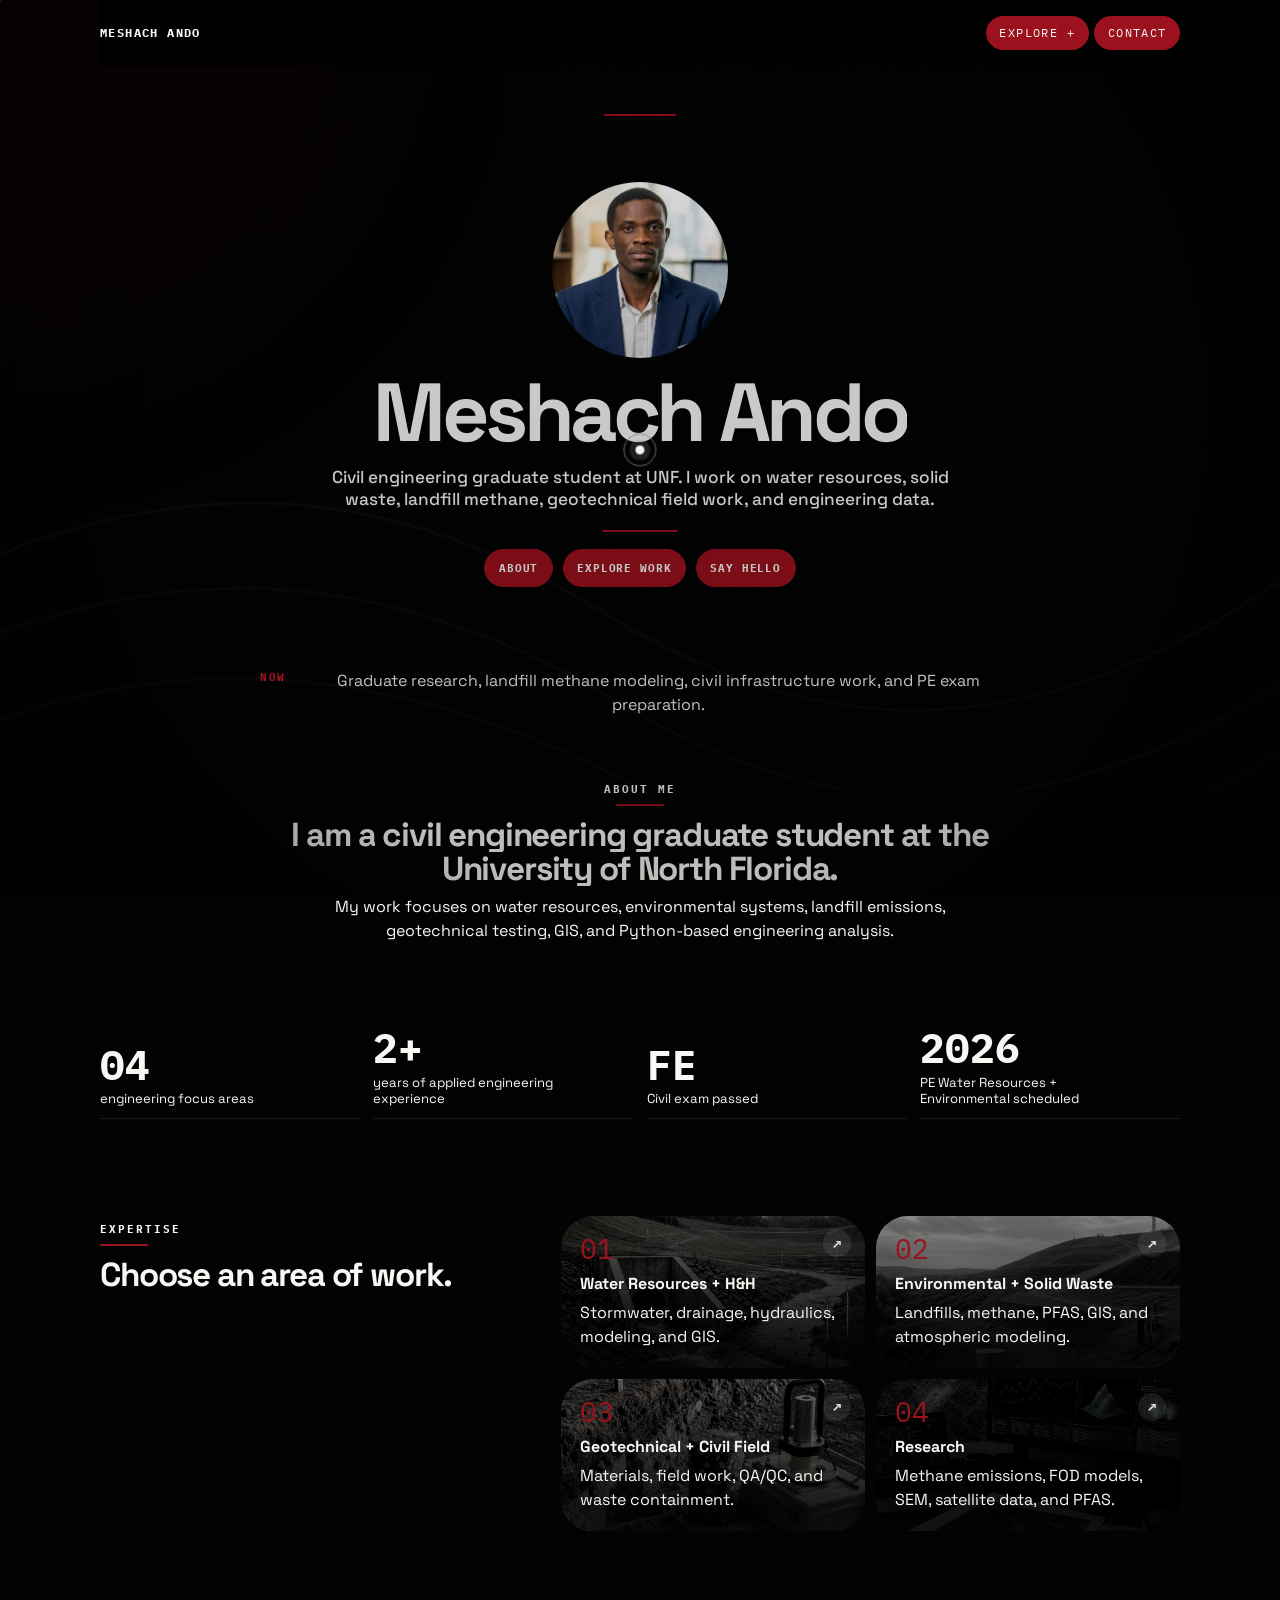
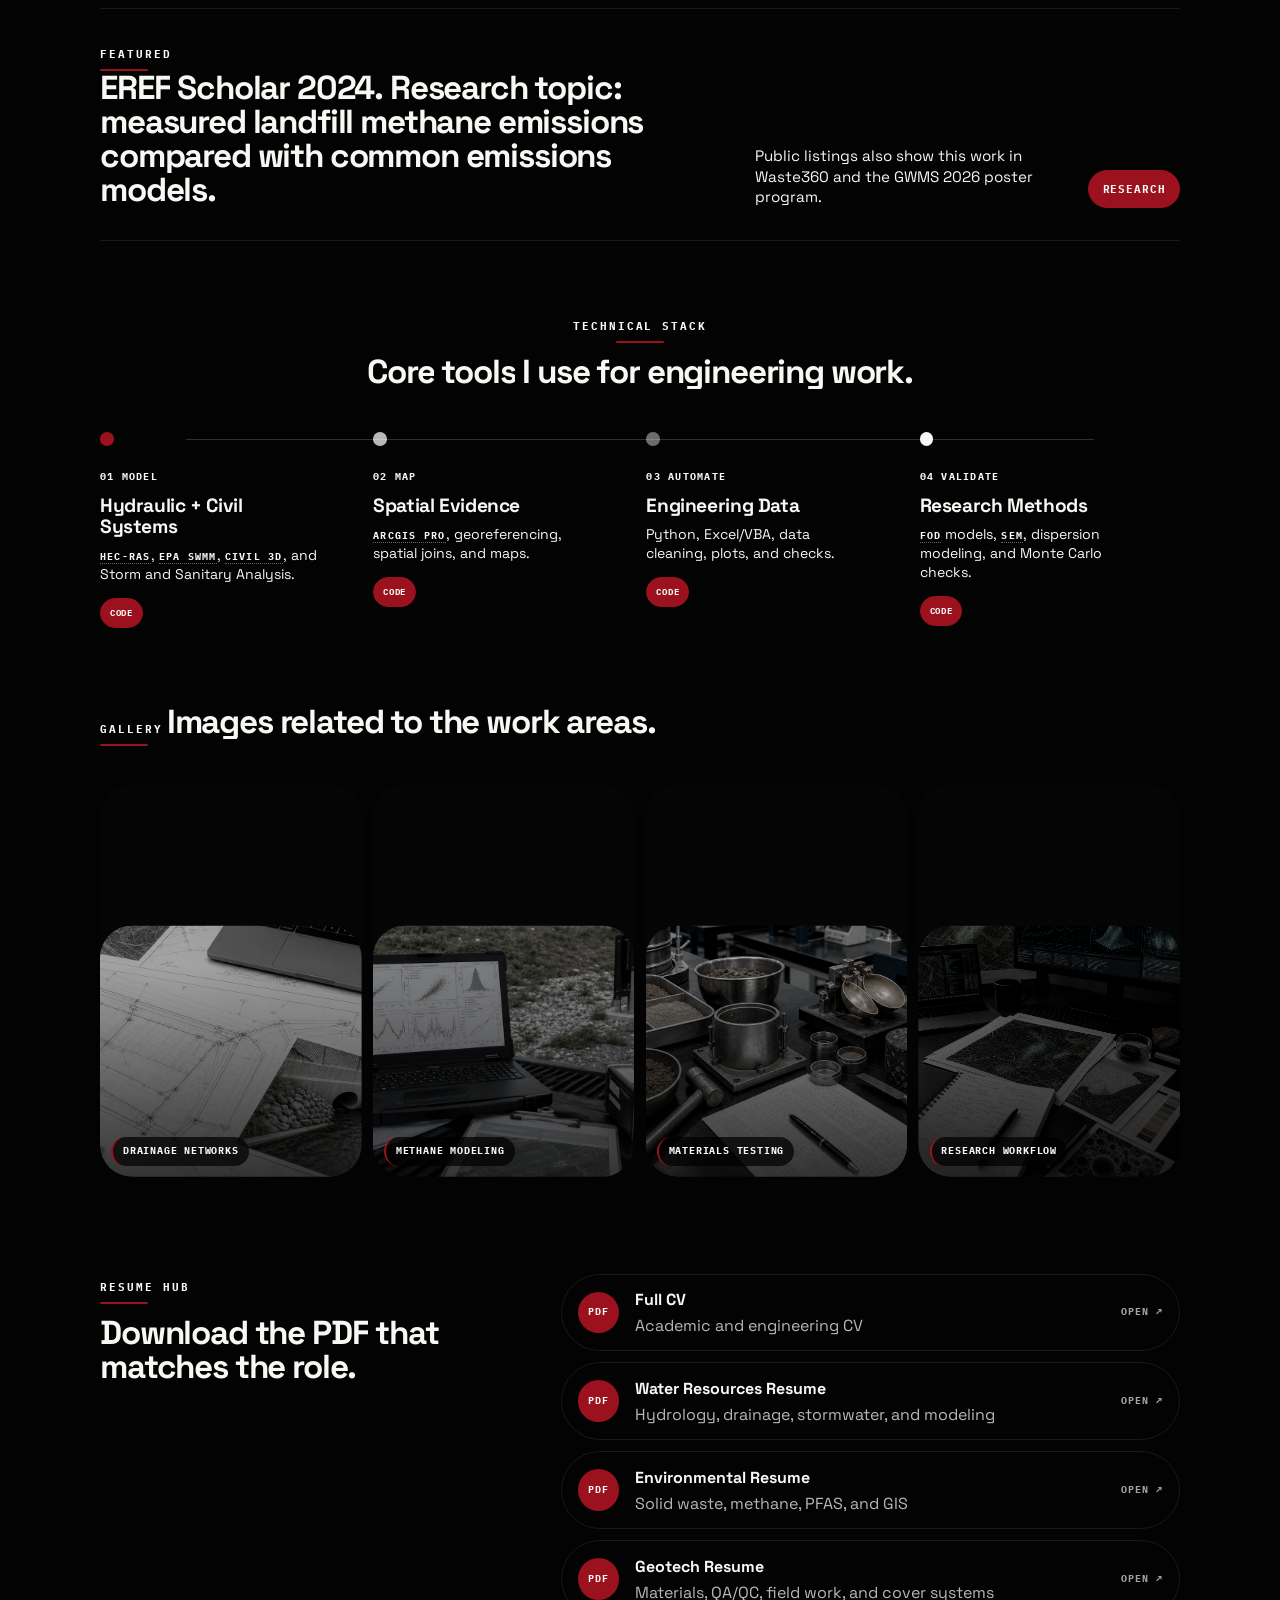
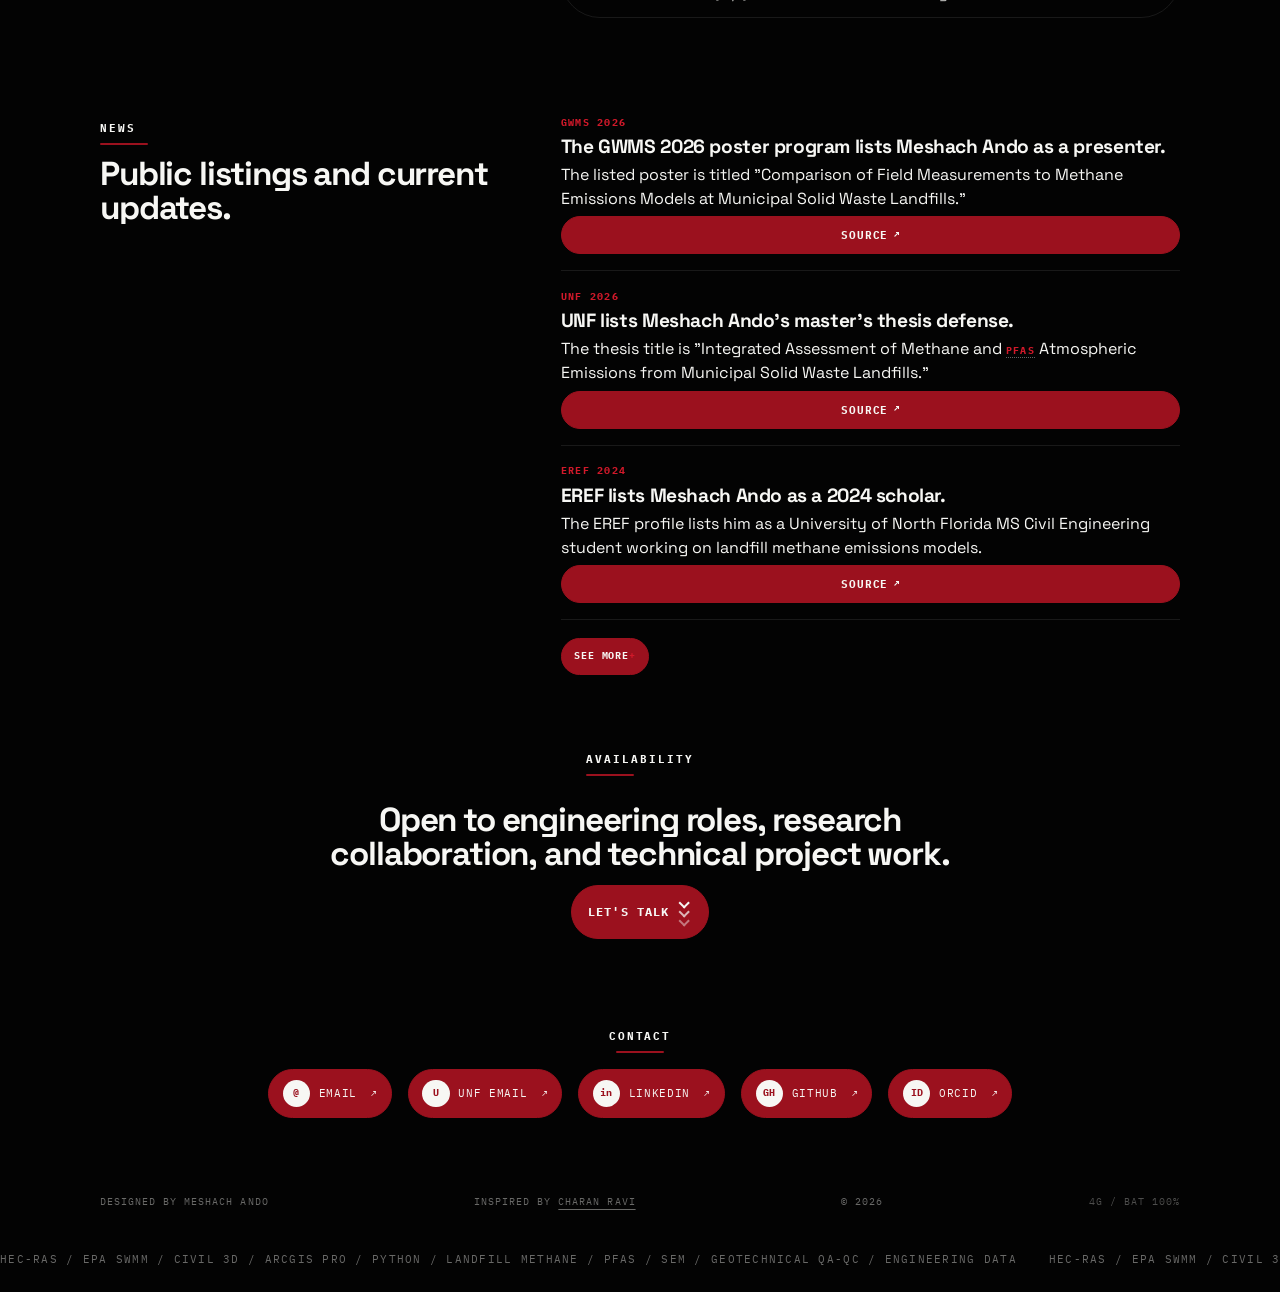
<file: index.html>
<!doctype html>
<html lang="en">
<head>
  <meta charset="utf-8">
  <meta name="viewport" content="width=device-width, initial-scale=1">
  <meta name="description" content="Minimal editorial portfolio for Meshach Ando, civil and environmental engineering.">
  <meta name="theme-color" content="#000000">
  <meta name="color-scheme" content="dark">
  <meta property="og:title" content="Meshach Ando | Civil + Environmental Engineering">
  <meta property="og:description" content="Water resources, environmental systems, geotechnical field work, and research by Meshach Ando.">
  <meta property="og:type" content="website">
  <meta property="og:url" content="https://meshando-unf.github.io/">
  <meta property="og:image" content="https://meshando-unf.github.io/assets/images/profile/linkedin_profile.jpg">
  <meta name="twitter:card" content="summary_large_image">
  <title>Meshach Ando | Civil + Environmental Engineering</title>
  <link rel="canonical" href="https://meshando-unf.github.io/">
  <link rel="icon" href="assets/icons/site-icon.svg" type="image/svg+xml">
  <link rel="manifest" href="site.webmanifest">
  <link rel="preload" as="image" href="assets/images/profile/linkedin_profile.jpg">
  <link rel="stylesheet" href="assets/css/style.css?v=20260615b">
  <script type="application/ld+json">
    {
      "@context": "https://schema.org",
      "@type": "Person",
      "name": "Meshach Ando",
      "url": "https://meshando-unf.github.io/",
      "image": "https://meshando-unf.github.io/assets/images/profile/linkedin_profile.jpg",
      "sameAs": [
        "https://www.linkedin.com/in/meshachando",
        "https://github.com/meshando-unf",
        "https://orcid.org/0009-0002-5048-3672"
      ],
      "jobTitle": "Civil Engineering Graduate Student",
      "knowsAbout": ["Water resources", "Environmental engineering", "Geotechnical engineering", "Landfill methane emissions", "GIS", "Engineering data analysis"]
    }
  </script>
</head>
<body class="page-home">
  <a class="skip-link" href="#main">Skip to content</a>

  <header class="site-nav" data-reveal>
    <a class="brand" href="./" aria-label="Meshach Ando home">MESHACH ANDO</a>
    <nav aria-label="Primary navigation">
      <details class="nav-menu">
        <summary>Explore</summary>
        <div class="nav-menu-panel">
          <div class="menu-panel-grid">
            <details class="menu-expertise">
              <summary>Expertise</summary>
              <div class="menu-expertise-links">
                <a href="water-resources/">Water Resources</a>
                <a href="environmental/">Environmental</a>
                <a href="geotech/">Geotechnical</a>
                <a href="research/">Research</a>
              </div>
            </details>
            <a href="#gallery">Gallery</a>
            <a href="#news">News</a>
            <a href="#resume-hub">Resume Hub</a>
            <a href="#availability">Availability</a>
            <a href="assets/docs/Meshach_Ando_Full_CV.pdf">CV</a>
          </div>
        </div>
      </details>
      <a href="#contact">Contact</a>
    </nav>
  </header>

  <aside class="side-toc" aria-label="Page sections">
    <a href="#about">About</a>
    <a href="#expertise">Expertise</a>
    <a href="#gallery">Gallery</a>
    <a href="#resume-hub">Resumes</a>
    <a href="#news">News</a>
    <a href="#availability">Available</a>
    <a href="#contact">Contact</a>
  </aside>

  <main id="main">
    <section class="home-hero home-intro frame" data-reveal>
      <img class="hero-profile" src="assets/images/profile/linkedin_profile.jpg" alt="Meshach Ando professional headshot" width="352" height="352" decoding="async">
      <h1>Meshach Ando</h1>
      <p class="home-lines">Civil engineering graduate student at UNF. I work on water resources, solid waste, landfill methane, geotechnical field work, and engineering data.</p>
      <span class="short-rule" aria-hidden="true"></span>
      <div class="home-tabs" aria-label="Homepage sections">
        <a class="button" href="#about">About</a>
        <a class="button" href="#expertise">Explore Work</a>
        <a class="button" href="#contact">Say Hello</a>
      </div>
    </section>

    <section class="status-strip" data-reveal aria-label="Current focus">
      <span>Now</span>
      <p>Graduate research, landfill methane modeling, civil infrastructure work, and PE exam preparation.</p>
    </section>

    <section id="about" class="about-panel" data-reveal>
      <p class="eyebrow">About Me</p>
      <h2>I am a civil engineering graduate student at the University of North Florida.</h2>
      <p>My work focuses on water resources, environmental systems, landfill emissions, geotechnical testing, GIS, and Python-based engineering analysis.</p>
    </section>

    <section class="proof-strip" data-reveal aria-label="Portfolio proof points">
      <article><span>04</span><p>engineering focus areas</p></article>
      <article><span>2+</span><p>years of applied engineering experience</p></article>
      <article><span>FE</span><p>Civil exam passed</p></article>
      <article><span>2026</span><p>PE Water Resources + Environmental scheduled</p></article>
    </section>

    <section id="expertise" class="split-section" data-reveal>
      <div>
        <p class="eyebrow">Expertise</p>
        <h2>Choose an area of work.</h2>
      </div>
      <div class="path-grid">
        <a class="path-card path-water" href="water-resources/">
          <img src="assets/images/realistic/water-hero.jpg" alt="" loading="lazy" decoding="async">
          <span>01</span>
          <strong>Water Resources + H&amp;H</strong>
          <em>Stormwater, drainage, hydraulics, modeling, and GIS.</em>
        </a>
        <a class="path-card path-waste" href="environmental/">
          <img src="assets/images/realistic/environmental-hero.jpg" alt="" loading="lazy" decoding="async">
          <span>02</span>
          <strong>Environmental + Solid Waste</strong>
          <em>Landfills, methane, PFAS, GIS, and atmospheric modeling.</em>
        </a>
        <a class="path-card path-geotech" href="geotech/">
          <img src="assets/images/realistic/geotech-hero.jpg" alt="" loading="lazy" decoding="async">
          <span>03</span>
          <strong>Geotechnical + Civil Field</strong>
          <em>Materials, field work, QA/QC, and waste containment.</em>
        </a>
        <a class="path-card path-research" href="research/">
          <img src="assets/images/realistic/research-hero.jpg" alt="" loading="lazy" decoding="async">
          <span>04</span>
          <strong>Research</strong>
          <em>Methane emissions, FOD models, SEM, satellite data, and PFAS.</em>
        </a>
      </div>
    </section>

    <section class="feature-panel" data-reveal>
      <div>
        <p class="eyebrow">Featured</p>
        <h2>EREF Scholar 2024. Research topic: measured landfill methane emissions compared with common emissions models.</h2>
      </div>
      <p>Public listings also show this work in Waste360 and the GWMS 2026 poster program.</p>
      <a class="button" href="research/">Research</a>
    </section>

    <section class="stack-panel stack-lab" data-reveal>
      <p class="eyebrow">Technical Stack</p>
      <h2>Core tools I use for engineering work.</h2>
      <div class="stack-map">
        <article class="stack-node">
          <span>01 Model</span>
          <h3>Hydraulic + Civil Systems</h3>
          <p>HEC-RAS, EPA SWMM, Civil 3D, and Storm and Sanitary Analysis.</p>
        </article>
        <article class="stack-node">
          <span>02 Map</span>
          <h3>Spatial Evidence</h3>
          <p>ArcGIS Pro, georeferencing, spatial joins, and maps.</p>
        </article>
        <article class="stack-node">
          <span>03 Automate</span>
          <h3>Engineering Data</h3>
          <p>Python, Excel/VBA, data cleaning, plots, and checks.</p>
        </article>
        <article class="stack-node">
          <span>04 Validate</span>
          <h3>Research Methods</h3>
          <p>FOD models, SEM, dispersion modeling, and Monte Carlo checks.</p>
        </article>
      </div>
    </section>

    <section id="gallery" class="section-heading" data-reveal>
      <p class="eyebrow">Gallery</p>
      <h2>Images related to the work areas.</h2>
    </section>

    <section class="gallery-grid" aria-label="Portfolio image gallery">
      <figure data-reveal>
        <img src="assets/images/realistic/water-network.jpg" alt="Drainage plans and water infrastructure model review" loading="lazy" decoding="async">
        <figcaption>Drainage networks</figcaption>
      </figure>
      <figure data-reveal>
        <img src="assets/images/realistic/env-methane.jpg" alt="Methane monitoring and landfill model comparison workstation" loading="lazy" decoding="async">
        <figcaption>Methane modeling</figcaption>
      </figure>
      <figure data-reveal>
        <img src="assets/images/realistic/geo-materials.jpg" alt="Soil and pavement materials testing setup" loading="lazy" decoding="async">
        <figcaption>Materials testing</figcaption>
      </figure>
      <figure data-reveal>
        <img src="assets/images/realistic/research-hero.jpg" alt="Research desk with maps, plots, and environmental modeling notes" loading="lazy" decoding="async">
        <figcaption>Research workflow</figcaption>
      </figure>
    </section>

    <section id="resume-hub" class="split-section resume-hub" data-reveal>
      <div>
        <p class="eyebrow">Resume Hub</p>
        <h2>Download the PDF that matches the role.</h2>
      </div>
      <div class="resume-list">
        <a href="assets/docs/Meshach_Ando_Full_CV.pdf"><span>Full CV</span><em>Academic and engineering CV</em></a>
        <a href="assets/docs/Meshach_Ando_Water_Resources_Resume.pdf"><span>Water Resources Resume</span><em>Hydrology, drainage, stormwater, and modeling</em></a>
        <a href="assets/docs/Meshach_Ando_Environmental_Resume.pdf"><span>Environmental Resume</span><em>Solid waste, methane, PFAS, and GIS</em></a>
        <a href="assets/docs/Meshach_Ando_Geotech_Resume.pdf"><span>Geotech Resume</span><em>Materials, QA/QC, field work, and cover systems</em></a>
      </div>
    </section>

    <section id="news" class="split-section news-section" data-reveal>
      <div>
        <p class="eyebrow">News</p>
        <h2>Public listings and current updates.</h2>
      </div>
      <div class="news-list">
        <article>
          <span>GWMS 2026</span>
          <h3>The GWMS 2026 poster program lists Meshach Ando as a presenter.</h3>
          <p>The listed poster is titled "Comparison of Field Measurements to Methane Emissions Models at Municipal Solid Waste Landfills."</p>
          <a class="text-link" href="https://www.wastesymposium.com/media/wastesymposium.com/WST26GWMS-MR-PosterPresentations-8a84545f119dd33b5eec8e976d8cf6fb.pdf" rel="noopener">Source</a>
        </article>
        <article>
          <span>UNF 2026</span>
          <h3>UNF lists Meshach Ando's master's thesis defense.</h3>
          <p>The thesis title is "Integrated Assessment of Methane and PFAS Atmospheric Emissions from Municipal Solid Waste Landfills."</p>
          <a class="text-link" href="https://events.unf.edu/event/graduate-event" rel="noopener">Source</a>
        </article>
        <article>
          <span>EREF 2024</span>
          <h3>EREF lists Meshach Ando as a 2024 scholar.</h3>
          <p>The EREF profile lists him as a University of North Florida MS Civil Engineering student working on landfill methane emissions models.</p>
          <a class="text-link" href="https://erefdn.org/scholar/meshach-ando/" rel="noopener">Source</a>
        </article>
        <details class="news-more">
          <summary>See more</summary>
          <div class="news-list news-list-extra">
            <article>
              <span>EREF 2024</span>
              <h3>EREF announced its 2024 graduate scholarship recipients.</h3>
              <p>The announcement includes Meshach Ando under master's-level scholars in Civil Engineering at the University of North Florida.</p>
              <a class="text-link" href="https://erefdn.org/eref-awards-18-scholarships-to-graduate-students-advancing-environmental-research/" rel="noopener">Source</a>
            </article>
            <article>
              <span>Waste360</span>
              <h3>Waste360 covered the EREF scholarship announcement.</h3>
              <p>The article lists Meshach Ando as an EREF Scholar 2024 and names the landfill methane model comparison research topic.</p>
              <a class="text-link" href="https://www.waste360.com/sustainability/eref-awards-18-scholarships-to-graduate-students-advancing-environmental-research" rel="noopener">Source</a>
            </article>
            <article>
              <span>U-GLIDE 2025</span>
              <h3>The U-GLIDE Fall 2025 program includes Meshach Ando's methane emissions model research.</h3>
              <p>The program listing connects the work to methane emissions models at municipal solid waste landfills.</p>
              <a class="text-link" href="https://digitalcommons.unf.edu/cgi/viewcontent.cgi?article=1003&context=u_glide_program" rel="noopener">Source</a>
            </article>
          </div>
        </details>
      </div>
    </section>

    <section id="availability" class="availability-panel" data-reveal>
      <p class="eyebrow">Availability</p>
      <h2>Open to engineering roles, research collaboration, and technical project work.</h2>
      <div class="availability-actions">
        <a class="availability-arrow" href="#contact">Let&apos;s talk <span class="chevron-stack" aria-hidden="true"><i></i><i></i><i></i></span></a>
      </div>
    </section>

    <section id="contact" class="contact-panel contact-home frame" data-reveal>
      <p class="eyebrow">Contact</p>
      <div class="contact-grid contact-links">
        <a class="contact-link" href="mailto:meshachando.apply@gmail.com"><span aria-hidden="true">@</span> Email</a>
        <a class="contact-link" href="mailto:n01592462@unf.edu"><span aria-hidden="true">U</span> UNF Email</a>
        <a class="contact-link" href="https://www.linkedin.com/in/meshachando" rel="noopener"><span aria-hidden="true">in</span> LinkedIn</a>
        <a class="contact-link" href="https://github.com/meshando-unf" rel="noopener"><span aria-hidden="true">GH</span> GitHub</a>
        <a class="contact-link" href="https://orcid.org/0009-0002-5048-3672" rel="noopener"><span aria-hidden="true">ID</span> ORCID</a>
      </div>
    </section>
  </main>

  <footer class="site-footer">
    <span>Designed by Meshach Ando</span>
    <span>Inspired by <a href="https://charanravi.com/" rel="noopener">Charan Ravi</a></span>
    <span>&copy; <span id="year">2026</span></span>
  </footer>

  <a class="back-top" href="#main" aria-label="Back to top">Top</a>

  <script src="assets/js/main.js?v=20260615b"></script>
</body>
</html>
</file>
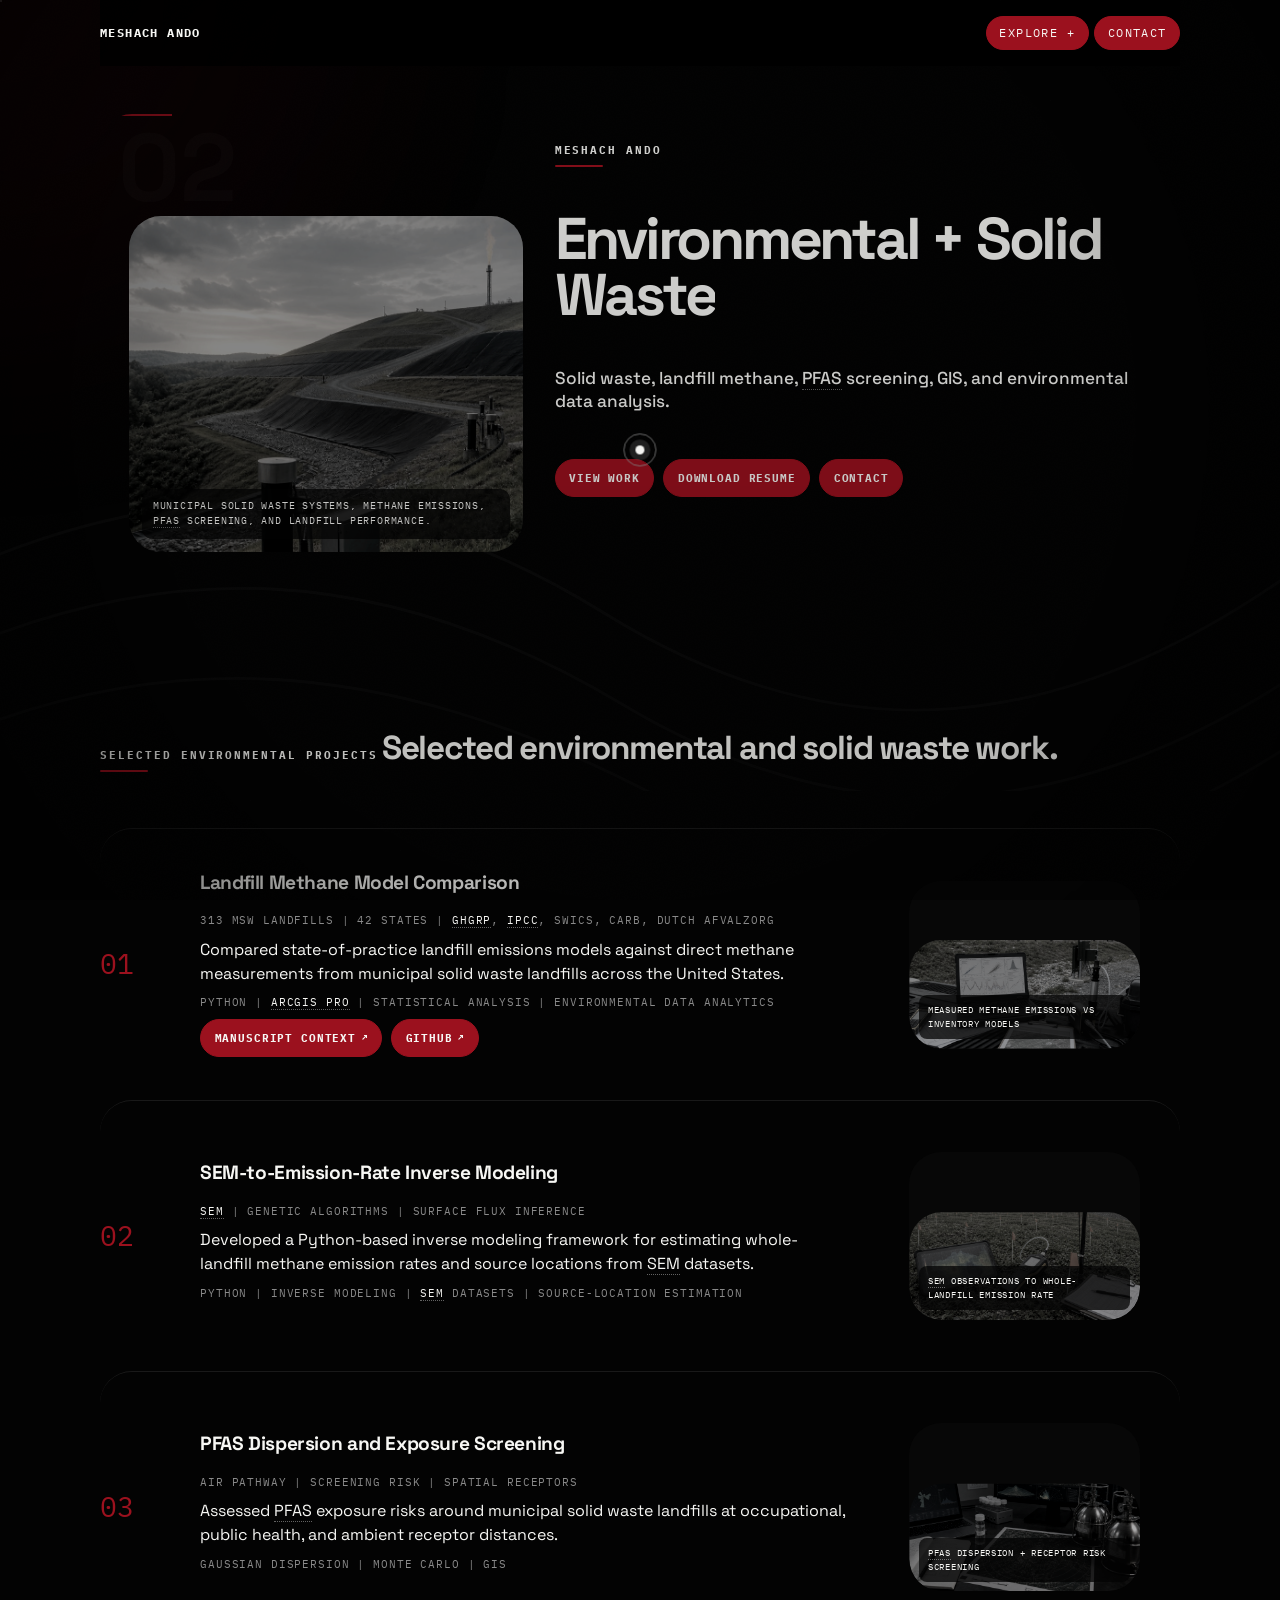
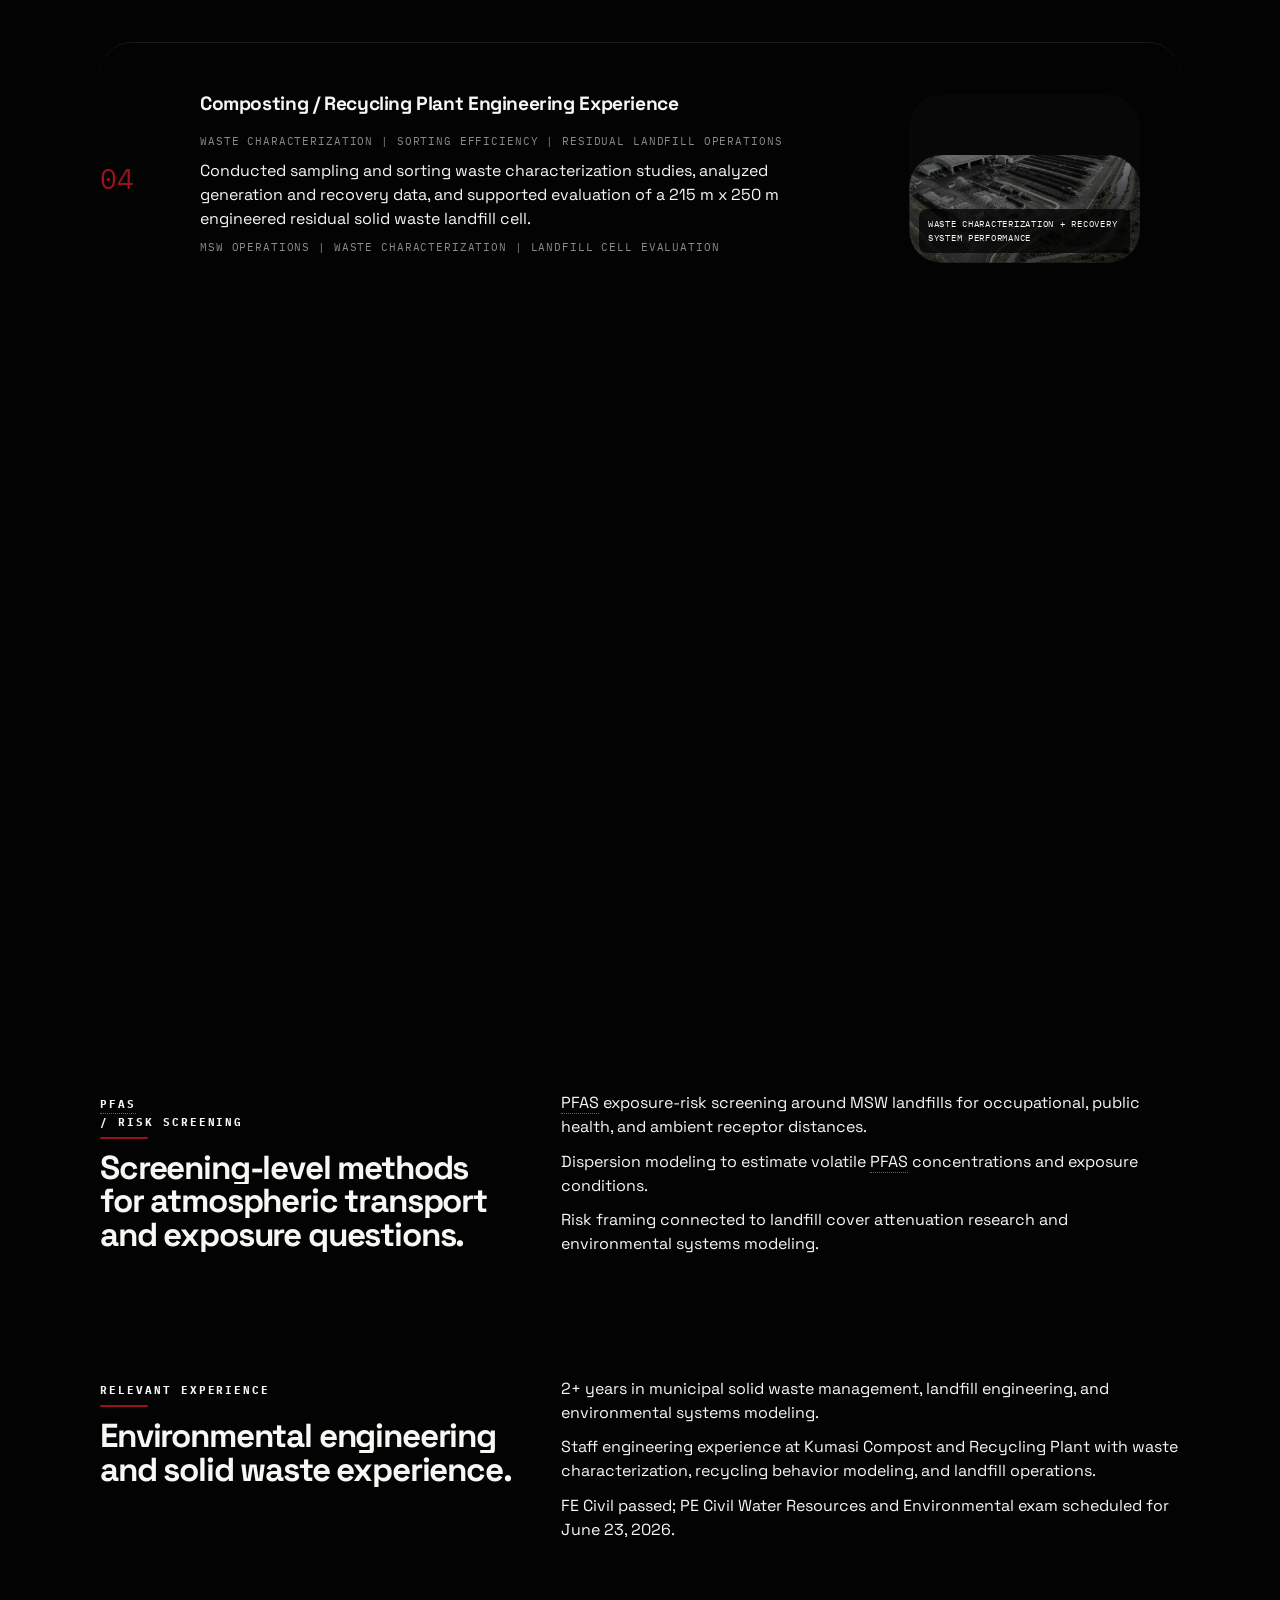
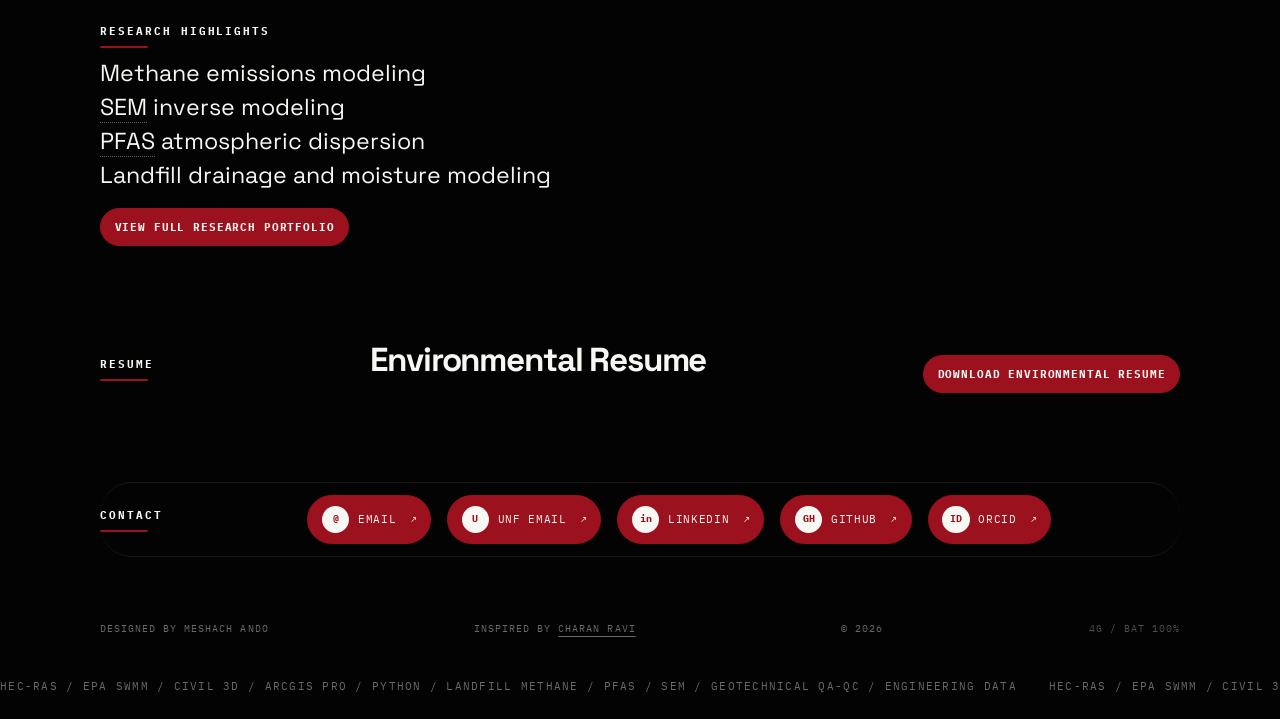
<file: environmental/index.html>
<!doctype html>
<html lang="en">
<head>
  <meta charset="utf-8">
  <meta name="viewport" content="width=device-width, initial-scale=1">
  <meta name="description" content="Environmental and solid waste portfolio for Meshach Ando.">
  <title>Environmental | Meshach Ando</title>
  <link rel="icon" href="../assets/icons/site-icon.svg" type="image/svg+xml">
  <link rel="stylesheet" href="../assets/css/style.css?v=20260615b">
</head>
<body class="page-environmental">
  <a class="skip-link" href="#main">Skip to content</a>
  <header class="site-nav" data-reveal>
    <a class="brand" href="../">MESHACH ANDO</a>
    <nav aria-label="Primary navigation">
      <details class="nav-menu">
        <summary>Explore</summary>
        <div class="nav-menu-panel">
          <div class="menu-panel-grid">
            <details class="menu-expertise" open>
              <summary>Expertise</summary>
              <div class="menu-expertise-links">
                <a href="../water-resources/">Water Resources</a>
                <a aria-current="page" href="./">Environmental</a>
                <a href="../geotech/">Geotechnical</a>
                <a href="../research/">Research</a>
              </div>
            </details>
            <a href="../#gallery">Gallery</a>
            <a href="../#news">News</a>
            <a href="../assets/docs/Meshach_Ando_Full_CV.pdf">CV</a>
          </div>
        </div>
      </details>
      <a href="#contact">Contact</a>
    </nav>
  </header>

  <aside class="side-toc" aria-label="Page sections">
    <a href="#main">Top</a>
    <a href="#work">Work</a>
    <a href="#resume">Resume</a>
    <a href="#contact">Contact</a>
  </aside>

  <main id="main">
    <section class="chapter-hero frame" data-reveal>
      <span class="chapter-number">02</span>
      <p class="eyebrow">Meshach Ando</p>
      <h1>Environmental + Solid Waste</h1>
      <p class="lede">Solid waste, landfill methane, PFAS screening, GIS, and environmental data analysis.</p>
      <div class="button-row">
        <a class="button" href="#work">View Work</a>
        <a class="button" href="../assets/docs/Meshach_Ando_Environmental_Resume.pdf">Download Resume</a>
        <a class="button" href="#contact">Contact</a>
      </div>
      <figure class="hero-art">
        <img src="../assets/images/realistic/environmental-hero.jpg" alt="Engineered landfill with gas extraction wells, capped slopes, and monitoring infrastructure">
        <figcaption>Municipal solid waste systems, methane emissions, PFAS screening, and landfill performance.</figcaption>
      </figure>
    </section>

    <section id="work" class="section-heading" data-reveal>
      <p class="eyebrow">Selected Environmental Projects</p>
      <h2>Selected environmental and solid waste work.</h2>
    </section>

    <section class="project-list">
      <article class="project-block" data-reveal>
        <div class="project-index">01</div>
        <div class="project-copy">
          <h3>Landfill Methane Model Comparison</h3>
          <p class="metrics">313 MSW landfills | 42 states | GHGRP, IPCC, SWICS, CARB, Dutch Afvalzorg</p>
          <p>Compared state-of-practice landfill emissions models against direct methane measurements from municipal solid waste landfills across the United States.</p>
          <p class="tools">Python | ArcGIS Pro | Statistical Analysis | Environmental Data Analytics</p>
          <div class="button-row"><a class="text-link" href="../research/">Manuscript Context</a><a class="text-link" href="https://github.com/meshando-unf" rel="noopener">GitHub</a></div>
        </div>
        <figure class="project-visual">
          <img src="../assets/images/realistic/env-methane.jpg" alt="Field laptop with methane model comparison plots overlooking landfill gas wells">
          <figcaption>Measured methane emissions vs inventory models</figcaption>
        </figure>
      </article>
      <article class="project-block" data-reveal>
        <div class="project-index">02</div>
        <div class="project-copy">
          <h3>SEM-to-Emission-Rate Inverse Modeling</h3>
          <p class="metrics">SEM | Genetic algorithms | Surface flux inference</p>
          <p>Developed a Python-based inverse modeling framework for estimating whole-landfill methane emission rates and source locations from SEM datasets.</p>
          <p class="tools">Python | Inverse modeling | SEM datasets | Source-location estimation</p>
        </div>
        <figure class="project-visual">
          <img src="../assets/images/realistic/env-sem.jpg" alt="Landfill surface emissions monitoring grid with methane analyzer, survey flags, and tablet heatmap">
          <figcaption>SEM observations to whole-landfill emission rate</figcaption>
        </figure>
      </article>
      <article class="project-block" data-reveal>
        <div class="project-index">03</div>
        <div class="project-copy">
          <h3>PFAS Dispersion and Exposure Screening</h3>
          <p class="metrics">Air pathway | Screening risk | Spatial receptors</p>
          <p>Assessed PFAS exposure risks around municipal solid waste landfills at occupational, public health, and ambient receptor distances.</p>
          <p class="tools">Gaussian Dispersion | Monte Carlo | GIS</p>
        </div>
        <figure class="project-visual">
          <img src="../assets/images/realistic/env-pfas.jpg" alt="Environmental modeling workstation with PFAS plume map, air sampling canisters, and sample vials">
          <figcaption>PFAS dispersion + receptor risk screening</figcaption>
        </figure>
      </article>
      <article class="project-block" data-reveal>
        <div class="project-index">04</div>
        <div class="project-copy">
          <h3>Composting / Recycling Plant Engineering Experience</h3>
          <p class="metrics">Waste characterization | Sorting efficiency | Residual landfill operations</p>
          <p>Conducted sampling and sorting waste characterization studies, analyzed generation and recovery data, and supported evaluation of a 215 m x 250 m engineered residual solid waste landfill cell.</p>
          <p class="tools">MSW operations | Waste characterization | Landfill cell evaluation</p>
        </div>
        <figure class="project-visual">
          <img src="../assets/images/realistic/env-facility.jpg" alt="Aerial view of organized composting and recycling facility with windrows and circulation roads">
          <figcaption>Waste characterization + recovery system performance</figcaption>
        </figure>
      </article>
    </section>

    <section class="stack-panel stack-lab" data-reveal>
      <p class="eyebrow">Environmental Stack</p>
      <h2>Software and methods used for environmental work.</h2>
      <div class="stack-map">
        <article class="stack-node">
          <span>01 Observe</span>
          <h3>Waste Systems</h3>
          <p>Waste characterization, landfill operations, cover systems, and field notes.</p>
        </article>
        <article class="stack-node">
          <span>02 Estimate</span>
          <h3>Emissions</h3>
          <p>GHGRP, IPCC, SWICS, CARB, Dutch Afvalzorg, and methane model checks.</p>
        </article>
        <article class="stack-node">
          <span>03 Screen</span>
          <h3>Exposure</h3>
          <p>PFAS pathways, receptor distances, dispersion assumptions, and GIS context.</p>
        </article>
        <article class="stack-node">
          <span>04 Communicate</span>
          <h3>Findings</h3>
          <p>Python, maps, figures, uncertainty notes, and research-ready summaries.</p>
        </article>
      </div>
    </section>

    <section class="split-section" data-reveal>
      <div><p class="eyebrow">Landfill + Methane Work</p><h2>Landfill methane modeling and field-data comparison.</h2></div>
      <div class="note-list">
        <p>Model comparison across GHGRP, IPCC, SWICS, CARB, and Dutch Afvalzorg landfill emissions models.</p>
        <p>Python-based SEM inverse modeling for whole-landfill methane emission-rate estimation.</p>
        <p>Research spanning fugitive methane, landfill cover systems, drainage, moisture, and gas attenuation.</p>
      </div>
    </section>

    <section class="split-section" data-reveal>
      <div><p class="eyebrow">PFAS / Risk Screening</p><h2>Screening-level methods for atmospheric transport and exposure questions.</h2></div>
      <div class="note-list">
        <p>PFAS exposure-risk screening around MSW landfills for occupational, public health, and ambient receptor distances.</p>
        <p>Dispersion modeling to estimate volatile PFAS concentrations and exposure conditions.</p>
        <p>Risk framing connected to landfill cover attenuation research and environmental systems modeling.</p>
      </div>
    </section>

    <section class="split-section" data-reveal>
      <div><p class="eyebrow">Relevant Experience</p><h2>Environmental engineering and solid waste experience.</h2></div>
      <div class="note-list">
        <p>2+ years in municipal solid waste management, landfill engineering, and environmental systems modeling.</p>
        <p>Staff engineering experience at Kumasi Compost and Recycling Plant with waste characterization, recycling behavior modeling, and landfill operations.</p>
        <p>FE Civil passed; PE Civil Water Resources and Environmental exam scheduled for June 23, 2026.</p>
      </div>
    </section>

    <section class="research-strip frame" data-reveal>
      <p class="eyebrow">Research Highlights</p>
      <ul>
        <li>Methane emissions modeling</li>
        <li>SEM inverse modeling</li>
        <li>PFAS atmospheric dispersion</li>
        <li>Landfill drainage and moisture modeling</li>
      </ul>
      <a class="button" href="../research/">View Full Research Portfolio</a>
    </section>

    <section id="resume" class="resume-panel" data-reveal>
      <p class="eyebrow">Resume</p>
      <h2>Environmental Resume</h2>
      <a class="button" href="../assets/docs/Meshach_Ando_Environmental_Resume.pdf">Download Environmental Resume</a>
    </section>

    <section id="contact" class="contact-panel frame" data-reveal>
      <p class="eyebrow">Contact</p>
      <div class="contact-grid contact-links">
        <a class="contact-link" href="mailto:meshachando.apply@gmail.com"><span aria-hidden="true">@</span> Email</a>
        <a class="contact-link" href="mailto:n01592462@unf.edu"><span aria-hidden="true">U</span> UNF Email</a>
        <a class="contact-link" href="https://www.linkedin.com/in/meshachando" rel="noopener"><span aria-hidden="true">in</span> LinkedIn</a>
        <a class="contact-link" href="https://github.com/meshando-unf" rel="noopener"><span aria-hidden="true">GH</span> GitHub</a>
        <a class="contact-link" href="https://orcid.org/0009-0002-5048-3672" rel="noopener"><span aria-hidden="true">ID</span> ORCID</a>
      </div>
    </section>
  </main>
  <footer class="site-footer"><span>Designed by Meshach Ando</span><span>Inspired by <a href="https://charanravi.com/" rel="noopener">Charan Ravi</a></span><span>&copy; <span id="year">2026</span></span></footer>
  <script src="../assets/js/main.js?v=20260615b"></script>
</body>
</html>
</file>
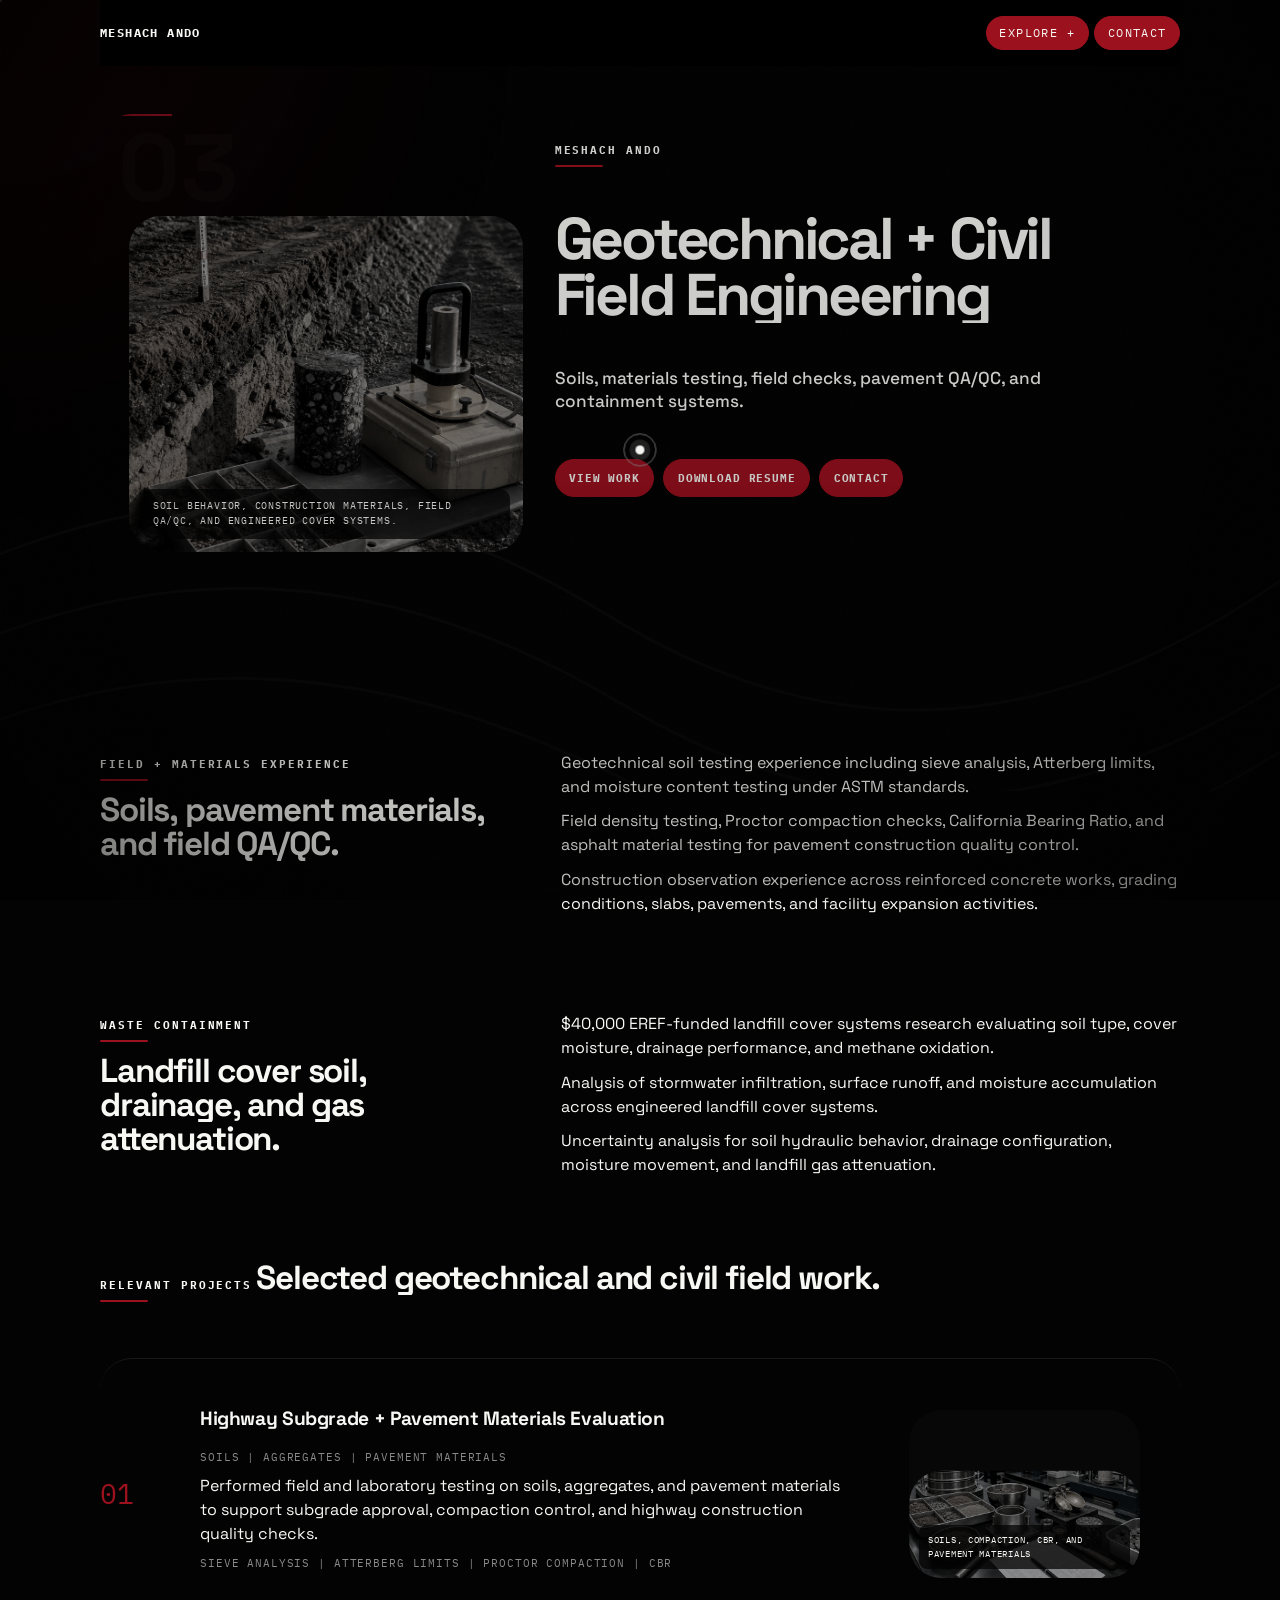
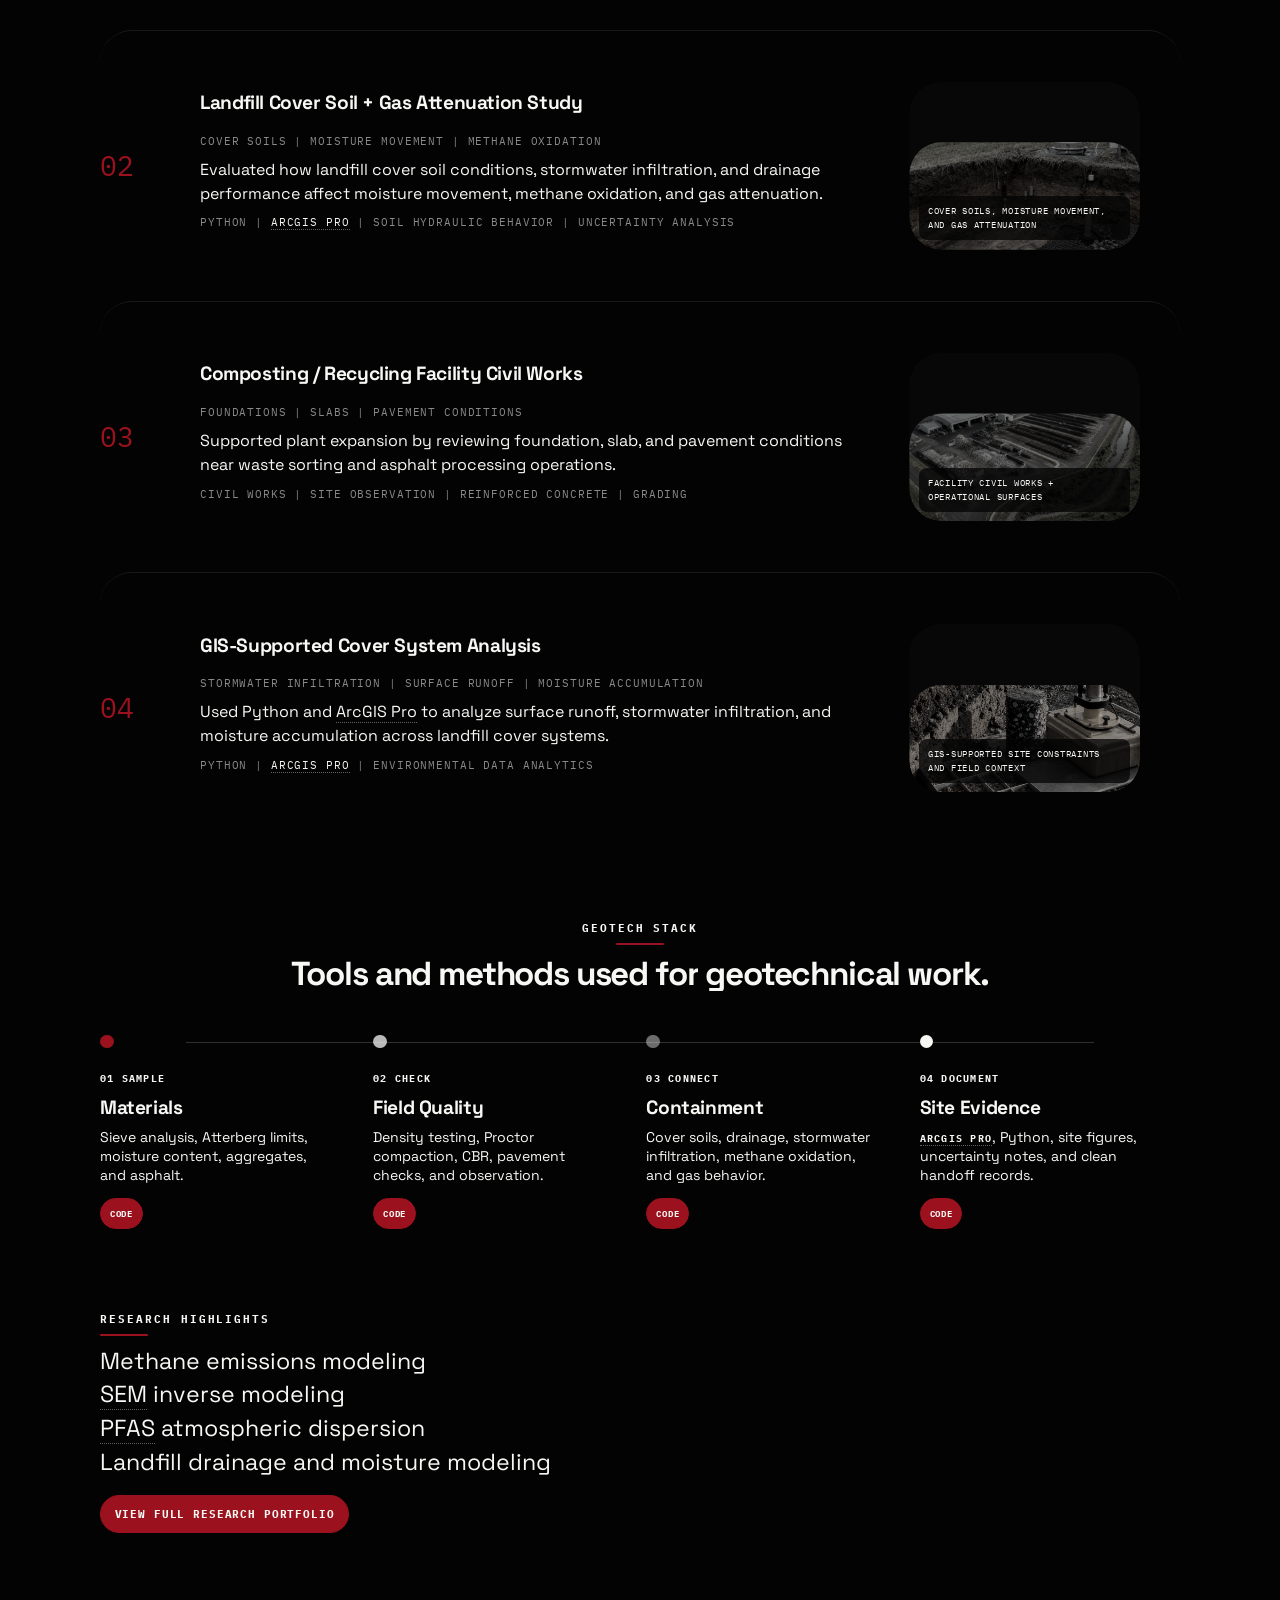
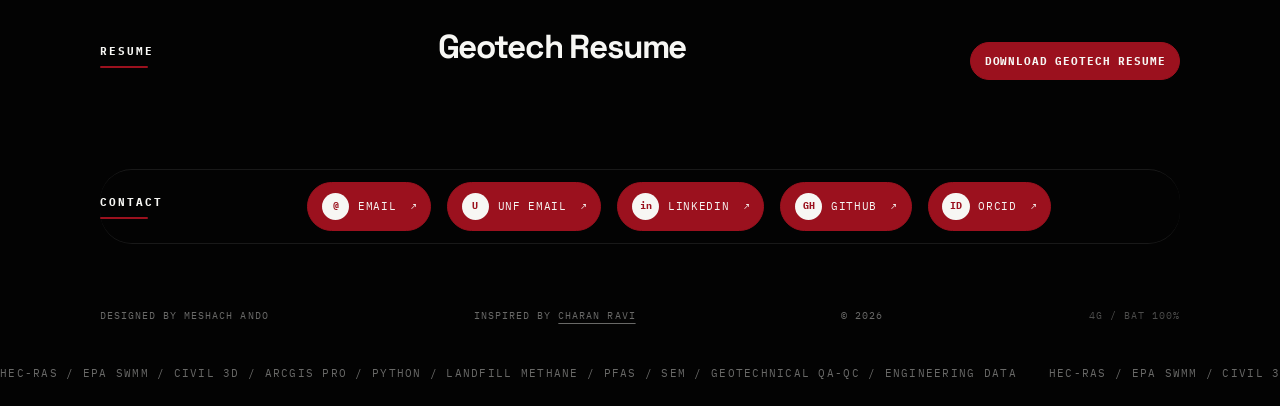
<file: geotech/index.html>
<!doctype html>
<html lang="en">
<head>
  <meta charset="utf-8">
  <meta name="viewport" content="width=device-width, initial-scale=1">
  <meta name="description" content="Geotechnical and civil field engineering portfolio for Meshach Ando.">
  <title>Geotechnical | Meshach Ando</title>
  <link rel="icon" href="../assets/icons/site-icon.svg" type="image/svg+xml">
  <link rel="stylesheet" href="../assets/css/style.css?v=20260615b">
</head>
<body class="page-geotech">
  <a class="skip-link" href="#main">Skip to content</a>
  <header class="site-nav" data-reveal>
    <a class="brand" href="../">MESHACH ANDO</a>
    <nav aria-label="Primary navigation">
      <details class="nav-menu">
        <summary>Explore</summary>
        <div class="nav-menu-panel">
          <div class="menu-panel-grid">
            <details class="menu-expertise" open>
              <summary>Expertise</summary>
              <div class="menu-expertise-links">
                <a href="../water-resources/">Water Resources</a>
                <a href="../environmental/">Environmental</a>
                <a aria-current="page" href="./">Geotechnical</a>
                <a href="../research/">Research</a>
              </div>
            </details>
            <a href="../#gallery">Gallery</a>
            <a href="../#news">News</a>
            <a href="../assets/docs/Meshach_Ando_Full_CV.pdf">CV</a>
          </div>
        </div>
      </details>
      <a href="#contact">Contact</a>
    </nav>
  </header>

  <aside class="side-toc" aria-label="Page sections">
    <a href="#main">Top</a>
    <a href="#work">Work</a>
    <a href="#resume">Resume</a>
    <a href="#contact">Contact</a>
  </aside>

  <main id="main">
    <section class="chapter-hero frame" data-reveal>
      <span class="chapter-number">03</span>
      <p class="eyebrow">Meshach Ando</p>
      <h1>Geotechnical + Civil Field Engineering</h1>
      <p class="lede">Soils, materials testing, field checks, pavement QA/QC, and containment systems.</p>
      <div class="button-row">
        <a class="button" href="#work">View Work</a>
        <a class="button" href="../assets/docs/Meshach_Ando_Geotech_Resume.pdf">Download Resume</a>
        <a class="button" href="#contact">Contact</a>
      </div>
      <figure class="hero-art">
        <img src="../assets/images/realistic/geotech-hero.jpg" alt="Geotechnical field testing area with soil samples, asphalt core, compacted subgrade, and survey equipment">
        <figcaption>Soil behavior, construction materials, field QA/QC, and engineered cover systems.</figcaption>
      </figure>
    </section>

    <section class="split-section" data-reveal>
      <div><p class="eyebrow">Field + Materials Experience</p><h2>Soils, pavement materials, and field QA/QC.</h2></div>
      <div class="note-list">
        <p>Geotechnical soil testing experience including sieve analysis, Atterberg limits, and moisture content testing under ASTM standards.</p>
        <p>Field density testing, Proctor compaction checks, California Bearing Ratio, and asphalt material testing for pavement construction quality control.</p>
        <p>Construction observation experience across reinforced concrete works, grading conditions, slabs, pavements, and facility expansion activities.</p>
      </div>
    </section>

    <section class="split-section" data-reveal>
      <div><p class="eyebrow">Waste Containment</p><h2>Landfill cover soil, drainage, and gas attenuation.</h2></div>
      <div class="note-list">
        <p>$40,000 EREF-funded landfill cover systems research evaluating soil type, cover moisture, drainage performance, and methane oxidation.</p>
        <p>Analysis of stormwater infiltration, surface runoff, and moisture accumulation across engineered landfill cover systems.</p>
        <p>Uncertainty analysis for soil hydraulic behavior, drainage configuration, moisture movement, and landfill gas attenuation.</p>
      </div>
    </section>

    <section id="work" class="section-heading" data-reveal>
      <p class="eyebrow">Relevant Projects</p>
      <h2>Selected geotechnical and civil field work.</h2>
    </section>

    <section class="project-list">
      <article class="project-block" data-reveal>
        <div class="project-index">01</div>
        <div class="project-copy">
          <h3>Highway Subgrade + Pavement Materials Evaluation</h3>
          <p class="metrics">Soils | Aggregates | Pavement materials</p>
          <p>Performed field and laboratory testing on soils, aggregates, and pavement materials to support subgrade approval, compaction control, and highway construction quality checks.</p>
          <p class="tools">Sieve analysis | Atterberg limits | Proctor compaction | CBR</p>
        </div>
        <figure class="project-visual">
          <img src="../assets/images/realistic/geo-materials.jpg" alt="Geotechnical materials lab with sieve stack, soil trays, Proctor mold, asphalt core, and aggregate samples">
          <figcaption>Soils, compaction, CBR, and pavement materials</figcaption>
        </figure>
      </article>
      <article class="project-block" data-reveal>
        <div class="project-index">02</div>
        <div class="project-copy">
          <h3>Landfill Cover Soil + Gas Attenuation Study</h3>
          <p class="metrics">Cover soils | Moisture movement | Methane oxidation</p>
          <p>Evaluated how landfill cover soil conditions, stormwater infiltration, and drainage performance affect moisture movement, methane oxidation, and gas attenuation.</p>
          <p class="tools">Python | ArcGIS Pro | Soil hydraulic behavior | Uncertainty analysis</p>
        </div>
        <figure class="project-visual">
          <img src="../assets/images/realistic/geo-cover.jpg" alt="Landfill cover soil investigation with exposed soil profile, sensors, and gas flux chamber">
          <figcaption>Cover soils, moisture movement, and gas attenuation</figcaption>
        </figure>
      </article>
      <article class="project-block" data-reveal>
        <div class="project-index">03</div>
        <div class="project-copy">
          <h3>Composting / Recycling Facility Civil Works</h3>
          <p class="metrics">Foundations | Slabs | Pavement conditions</p>
          <p>Supported plant expansion by reviewing foundation, slab, and pavement conditions near waste sorting and asphalt processing operations.</p>
          <p class="tools">Civil works | Site observation | Reinforced concrete | Grading</p>
        </div>
        <figure class="project-visual">
          <img src="../assets/images/realistic/env-facility.jpg" alt="Organized composting and recycling facility site with roads, buildings, and stormwater swales">
          <figcaption>Facility civil works + operational surfaces</figcaption>
        </figure>
      </article>
      <article class="project-block" data-reveal>
        <div class="project-index">04</div>
        <div class="project-copy">
          <h3>GIS-Supported Cover System Analysis</h3>
          <p class="metrics">Stormwater infiltration | Surface runoff | Moisture accumulation</p>
          <p>Used Python and ArcGIS Pro to analyze surface runoff, stormwater infiltration, and moisture accumulation across landfill cover systems.</p>
          <p class="tools">Python | ArcGIS Pro | Environmental data analytics</p>
        </div>
        <figure class="project-visual">
          <img src="../assets/images/realistic/geotech-hero.jpg" alt="Field geotechnical site with compacted subgrade, soil samples, and survey equipment">
          <figcaption>GIS-supported site constraints and field context</figcaption>
        </figure>
      </article>
    </section>

    <section class="stack-panel stack-lab" data-reveal>
      <p class="eyebrow">Geotech Stack</p>
      <h2>Tools and methods used for geotechnical work.</h2>
      <div class="stack-map">
        <article class="stack-node">
          <span>01 Sample</span>
          <h3>Materials</h3>
          <p>Sieve analysis, Atterberg limits, moisture content, aggregates, and asphalt.</p>
        </article>
        <article class="stack-node">
          <span>02 Check</span>
          <h3>Field Quality</h3>
          <p>Density testing, Proctor compaction, CBR, pavement checks, and observation.</p>
        </article>
        <article class="stack-node">
          <span>03 Connect</span>
          <h3>Containment</h3>
          <p>Cover soils, drainage, stormwater infiltration, methane oxidation, and gas behavior.</p>
        </article>
        <article class="stack-node">
          <span>04 Document</span>
          <h3>Site Evidence</h3>
          <p>ArcGIS Pro, Python, site figures, uncertainty notes, and clean handoff records.</p>
        </article>
      </div>
    </section>

    <section class="research-strip frame" data-reveal>
      <p class="eyebrow">Research Highlights</p>
      <ul>
        <li>Methane emissions modeling</li>
        <li>SEM inverse modeling</li>
        <li>PFAS atmospheric dispersion</li>
        <li>Landfill drainage and moisture modeling</li>
      </ul>
      <a class="button" href="../research/">View Full Research Portfolio</a>
    </section>

    <section id="resume" class="resume-panel" data-reveal>
      <p class="eyebrow">Resume</p>
      <h2>Geotech Resume</h2>
      <a class="button" href="../assets/docs/Meshach_Ando_Geotech_Resume.pdf">Download Geotech Resume</a>
    </section>

    <section id="contact" class="contact-panel frame" data-reveal>
      <p class="eyebrow">Contact</p>
      <div class="contact-grid contact-links">
        <a class="contact-link" href="mailto:meshachando.apply@gmail.com"><span aria-hidden="true">@</span> Email</a>
        <a class="contact-link" href="mailto:n01592462@unf.edu"><span aria-hidden="true">U</span> UNF Email</a>
        <a class="contact-link" href="https://www.linkedin.com/in/meshachando" rel="noopener"><span aria-hidden="true">in</span> LinkedIn</a>
        <a class="contact-link" href="https://github.com/meshando-unf" rel="noopener"><span aria-hidden="true">GH</span> GitHub</a>
        <a class="contact-link" href="https://orcid.org/0009-0002-5048-3672" rel="noopener"><span aria-hidden="true">ID</span> ORCID</a>
      </div>
    </section>
  </main>
  <footer class="site-footer"><span>Designed by Meshach Ando</span><span>Inspired by <a href="https://charanravi.com/" rel="noopener">Charan Ravi</a></span><span>&copy; <span id="year">2026</span></span></footer>
  <script src="../assets/js/main.js?v=20260615b"></script>
</body>
</html>
</file>
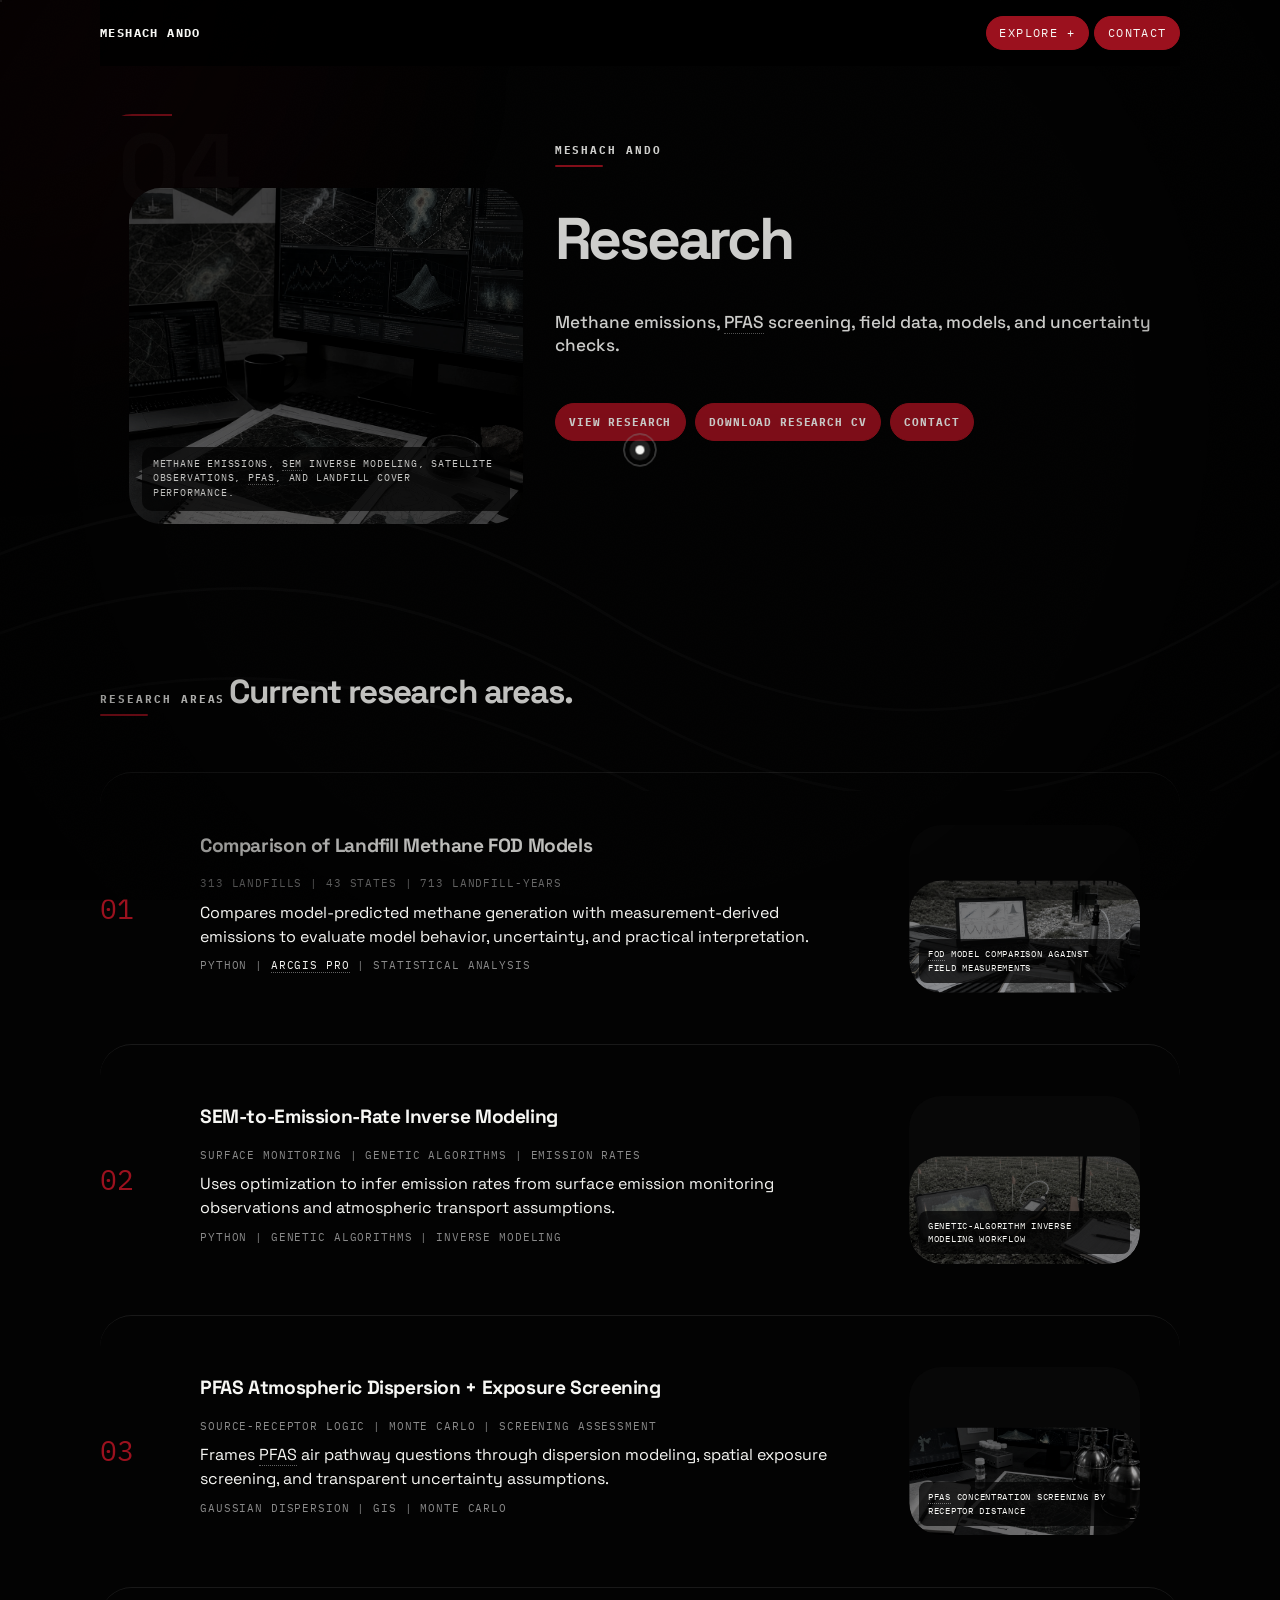
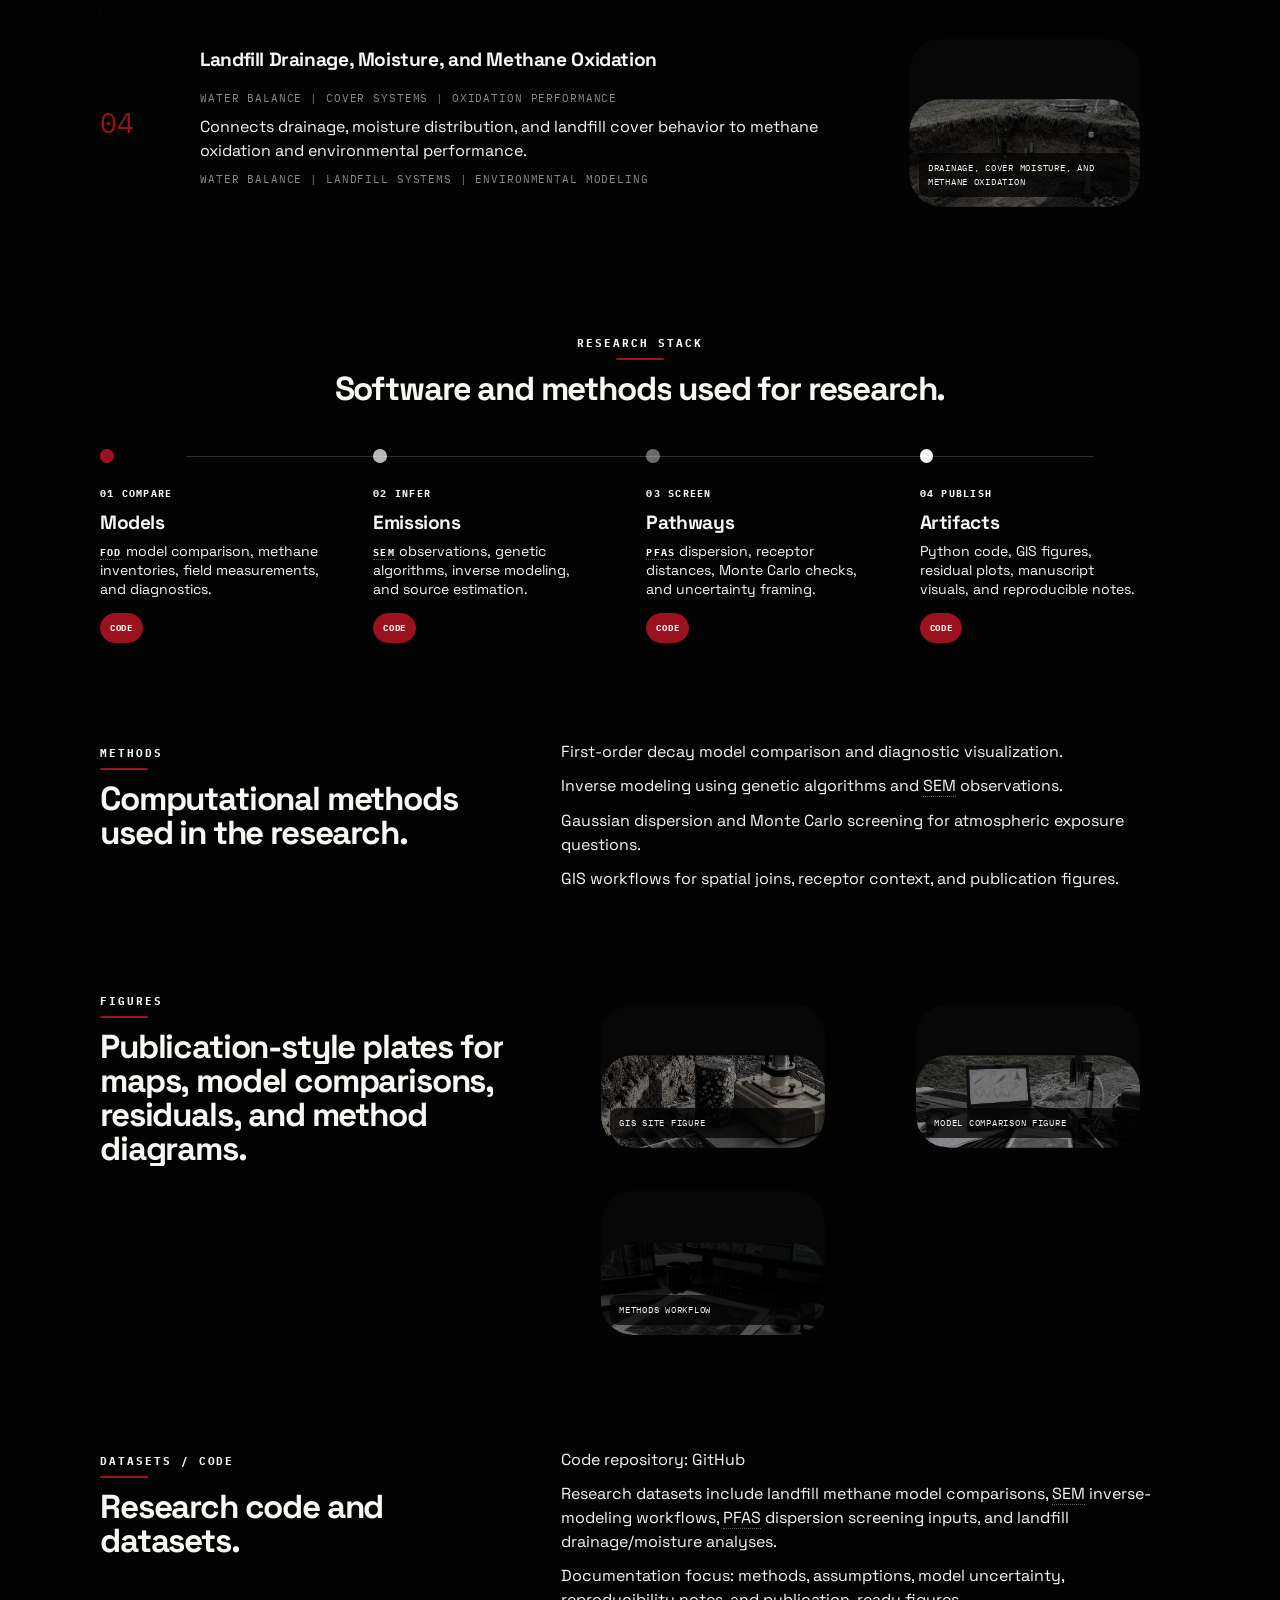
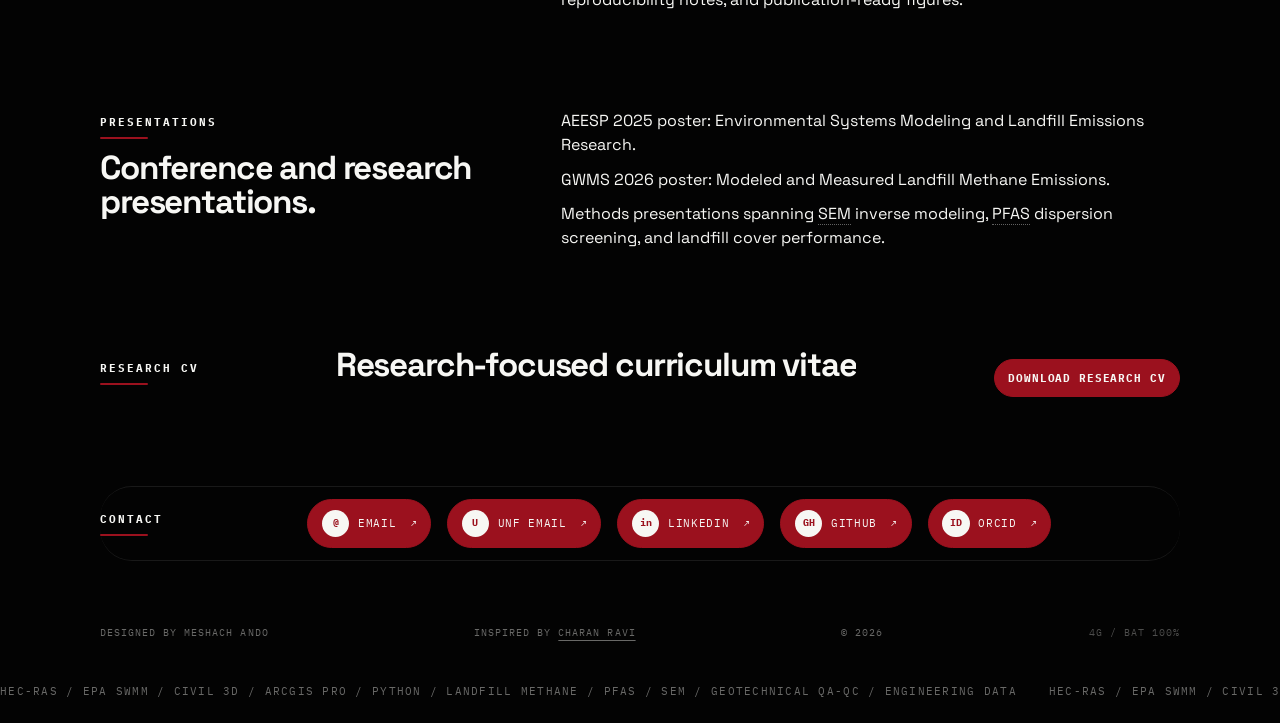
<file: research/index.html>
<!doctype html>
<html lang="en">
<head>
  <meta charset="utf-8">
  <meta name="viewport" content="width=device-width, initial-scale=1">
  <meta name="description" content="Research portfolio for Meshach Ando.">
  <title>Research | Meshach Ando</title>
  <link rel="icon" href="../assets/icons/site-icon.svg" type="image/svg+xml">
  <link rel="stylesheet" href="../assets/css/style.css?v=20260615b">
</head>
<body class="page-research">
  <a class="skip-link" href="#main">Skip to content</a>
  <header class="site-nav" data-reveal>
    <a class="brand" href="../">MESHACH ANDO</a>
    <nav aria-label="Primary navigation">
      <details class="nav-menu">
        <summary>Explore</summary>
        <div class="nav-menu-panel">
          <div class="menu-panel-grid">
            <details class="menu-expertise" open>
              <summary>Expertise</summary>
              <div class="menu-expertise-links">
                <a href="../water-resources/">Water Resources</a>
                <a href="../environmental/">Environmental</a>
                <a href="../geotech/">Geotechnical</a>
                <a aria-current="page" href="./">Research</a>
              </div>
            </details>
            <a href="../#gallery">Gallery</a>
            <a href="../#news">News</a>
            <a href="../assets/docs/Meshach_Ando_Full_CV.pdf">CV</a>
          </div>
        </div>
      </details>
      <a href="#contact">Contact</a>
    </nav>
  </header>

  <aside class="side-toc" aria-label="Page sections">
    <a href="#main">Top</a>
    <a href="#areas">Areas</a>
    <a href="#resume">CV</a>
    <a href="#contact">Contact</a>
  </aside>

  <main id="main">
    <section class="chapter-hero frame" data-reveal>
      <span class="chapter-number">04</span>
      <p class="eyebrow">Meshach Ando</p>
      <h1>Research</h1>
      <p class="lede">Methane emissions, PFAS screening, field data, models, and uncertainty checks.</p>
      <div class="button-row">
        <a class="button" href="#areas">View Research</a>
        <a class="button" href="../assets/docs/Meshach_Ando_Research_CV.pdf">Download Research CV</a>
        <a class="button" href="#contact">Contact</a>
      </div>
      <figure class="hero-art">
        <img src="../assets/images/realistic/research-hero.jpg" alt="Research workstation with environmental modeling plots, satellite maps, printed landfill site maps, and GIS references">
        <figcaption>Methane emissions, SEM inverse modeling, satellite observations, PFAS, and landfill cover performance.</figcaption>
      </figure>
    </section>

    <section id="areas" class="section-heading" data-reveal>
      <p class="eyebrow">Research Areas</p>
      <h2>Current research areas.</h2>
    </section>

    <section class="project-list">
      <article class="project-block" data-reveal>
        <div class="project-index">01</div>
        <div class="project-copy">
          <h3>Comparison of Landfill Methane FOD Models</h3>
          <p class="metrics">313 landfills | 43 states | 713 landfill-years</p>
          <p>Compares model-predicted methane generation with measurement-derived emissions to evaluate model behavior, uncertainty, and practical interpretation.</p>
          <p class="tools">Python | ArcGIS Pro | Statistical Analysis</p>
        </div>
        <figure class="project-visual">
          <img src="../assets/images/realistic/env-methane.jpg" alt="Field laptop with landfill methane model comparison and gas monitoring equipment">
          <figcaption>FOD model comparison against field measurements</figcaption>
        </figure>
      </article>
      <article class="project-block" data-reveal>
        <div class="project-index">02</div>
        <div class="project-copy">
          <h3>SEM-to-Emission-Rate Inverse Modeling</h3>
          <p class="metrics">Surface monitoring | Genetic algorithms | Emission rates</p>
          <p>Uses optimization to infer emission rates from surface emission monitoring observations and atmospheric transport assumptions.</p>
          <p class="tools">Python | Genetic Algorithms | Inverse Modeling</p>
        </div>
        <figure class="project-visual">
          <img src="../assets/images/realistic/env-sem.jpg" alt="SEM field monitoring grid with methane analyzer, survey flags, and source-estimation tablet">
          <figcaption>Genetic-algorithm inverse modeling workflow</figcaption>
        </figure>
      </article>
      <article class="project-block" data-reveal>
        <div class="project-index">03</div>
        <div class="project-copy">
          <h3>PFAS Atmospheric Dispersion + Exposure Screening</h3>
          <p class="metrics">Source-receptor logic | Monte Carlo | Screening assessment</p>
          <p>Frames PFAS air pathway questions through dispersion modeling, spatial exposure screening, and transparent uncertainty assumptions.</p>
          <p class="tools">Gaussian Dispersion | GIS | Monte Carlo</p>
        </div>
        <figure class="project-visual">
          <img src="../assets/images/realistic/env-pfas.jpg" alt="PFAS dispersion modeling workstation with sampling equipment and receptor map materials">
          <figcaption>PFAS concentration screening by receptor distance</figcaption>
        </figure>
      </article>
      <article class="project-block" data-reveal>
        <div class="project-index">04</div>
        <div class="project-copy">
          <h3>Landfill Drainage, Moisture, and Methane Oxidation</h3>
          <p class="metrics">Water balance | Cover systems | Oxidation performance</p>
          <p>Connects drainage, moisture distribution, and landfill cover behavior to methane oxidation and environmental performance.</p>
          <p class="tools">Water balance | Landfill systems | Environmental modeling</p>
        </div>
        <figure class="project-visual">
          <img src="../assets/images/realistic/geo-cover.jpg" alt="Landfill cover soil profile with moisture sensors, drainage aggregate, and gas flux chamber">
          <figcaption>Drainage, cover moisture, and methane oxidation</figcaption>
        </figure>
      </article>
    </section>

    <section class="stack-panel stack-lab" data-reveal>
      <p class="eyebrow">Research Stack</p>
      <h2>Software and methods used for research.</h2>
      <div class="stack-map">
        <article class="stack-node">
          <span>01 Compare</span>
          <h3>Models</h3>
          <p>FOD model comparison, methane inventories, field measurements, and diagnostics.</p>
        </article>
        <article class="stack-node">
          <span>02 Infer</span>
          <h3>Emissions</h3>
          <p>SEM observations, genetic algorithms, inverse modeling, and source estimation.</p>
        </article>
        <article class="stack-node">
          <span>03 Screen</span>
          <h3>Pathways</h3>
          <p>PFAS dispersion, receptor distances, Monte Carlo checks, and uncertainty framing.</p>
        </article>
        <article class="stack-node">
          <span>04 Publish</span>
          <h3>Artifacts</h3>
          <p>Python code, GIS figures, residual plots, manuscript visuals, and reproducible notes.</p>
        </article>
      </div>
    </section>

    <section class="split-section" data-reveal>
      <div><p class="eyebrow">Methods</p><h2>Computational methods used in the research.</h2></div>
      <div class="note-list">
        <p>First-order decay model comparison and diagnostic visualization.</p>
        <p>Inverse modeling using genetic algorithms and SEM observations.</p>
        <p>Gaussian dispersion and Monte Carlo screening for atmospheric exposure questions.</p>
        <p>GIS workflows for spatial joins, receptor context, and publication figures.</p>
      </div>
    </section>

    <section class="split-section" data-reveal>
      <div><p class="eyebrow">Figures</p><h2>Publication-style plates for maps, model comparisons, residuals, and method diagrams.</h2></div>
      <div class="figure-grid">
        <figure class="project-visual compact-visual">
          <img src="../assets/images/realistic/geotech-hero.jpg" alt="Geotechnical field site with compacted subgrade and survey context">
          <figcaption>GIS site figure</figcaption>
        </figure>
        <figure class="project-visual compact-visual">
          <img src="../assets/images/realistic/env-methane.jpg" alt="Methane model comparison workstation and field monitoring equipment">
          <figcaption>Model comparison figure</figcaption>
        </figure>
        <figure class="project-visual compact-visual">
          <img src="../assets/images/realistic/research-hero.jpg" alt="Research workflow workstation with environmental model plots, maps, and data visualization materials">
          <figcaption>Methods workflow</figcaption>
        </figure>
      </div>
    </section>

    <section class="split-section" data-reveal>
      <div><p class="eyebrow">Datasets / Code</p><h2>Research code and datasets.</h2></div>
      <div class="note-list">
        <p>Code repository: <a href="https://github.com/meshando-unf" rel="noopener">GitHub</a></p>
        <p>Research datasets include landfill methane model comparisons, SEM inverse-modeling workflows, PFAS dispersion screening inputs, and landfill drainage/moisture analyses.</p>
        <p>Documentation focus: methods, assumptions, model uncertainty, reproducibility notes, and publication-ready figures.</p>
      </div>
    </section>

    <section class="split-section" data-reveal>
      <div><p class="eyebrow">Presentations</p><h2>Conference and research presentations.</h2></div>
      <div class="note-list">
        <p>AEESP 2025 poster: Environmental Systems Modeling and Landfill Emissions Research.</p>
        <p>GWMS 2026 poster: Modeled and Measured Landfill Methane Emissions.</p>
        <p>Methods presentations spanning SEM inverse modeling, PFAS dispersion screening, and landfill cover performance.</p>
      </div>
    </section>

    <section id="resume" class="resume-panel" data-reveal>
      <p class="eyebrow">Research CV</p>
      <h2>Research-focused curriculum vitae</h2>
      <a class="button" href="../assets/docs/Meshach_Ando_Research_CV.pdf">Download Research CV</a>
    </section>

    <section id="contact" class="contact-panel frame" data-reveal>
      <p class="eyebrow">Contact</p>
      <div class="contact-grid contact-links">
        <a class="contact-link" href="mailto:meshachando.apply@gmail.com"><span aria-hidden="true">@</span> Email</a>
        <a class="contact-link" href="mailto:n01592462@unf.edu"><span aria-hidden="true">U</span> UNF Email</a>
        <a class="contact-link" href="https://www.linkedin.com/in/meshachando" rel="noopener"><span aria-hidden="true">in</span> LinkedIn</a>
        <a class="contact-link" href="https://github.com/meshando-unf" rel="noopener"><span aria-hidden="true">GH</span> GitHub</a>
        <a class="contact-link" href="https://orcid.org/0009-0002-5048-3672" rel="noopener"><span aria-hidden="true">ID</span> ORCID</a>
      </div>
    </section>
  </main>
  <footer class="site-footer"><span>Designed by Meshach Ando</span><span>Inspired by <a href="https://charanravi.com/" rel="noopener">Charan Ravi</a></span><span>&copy; <span id="year">2026</span></span></footer>
  <script src="../assets/js/main.js?v=20260615b"></script>
</body>
</html>
</file>
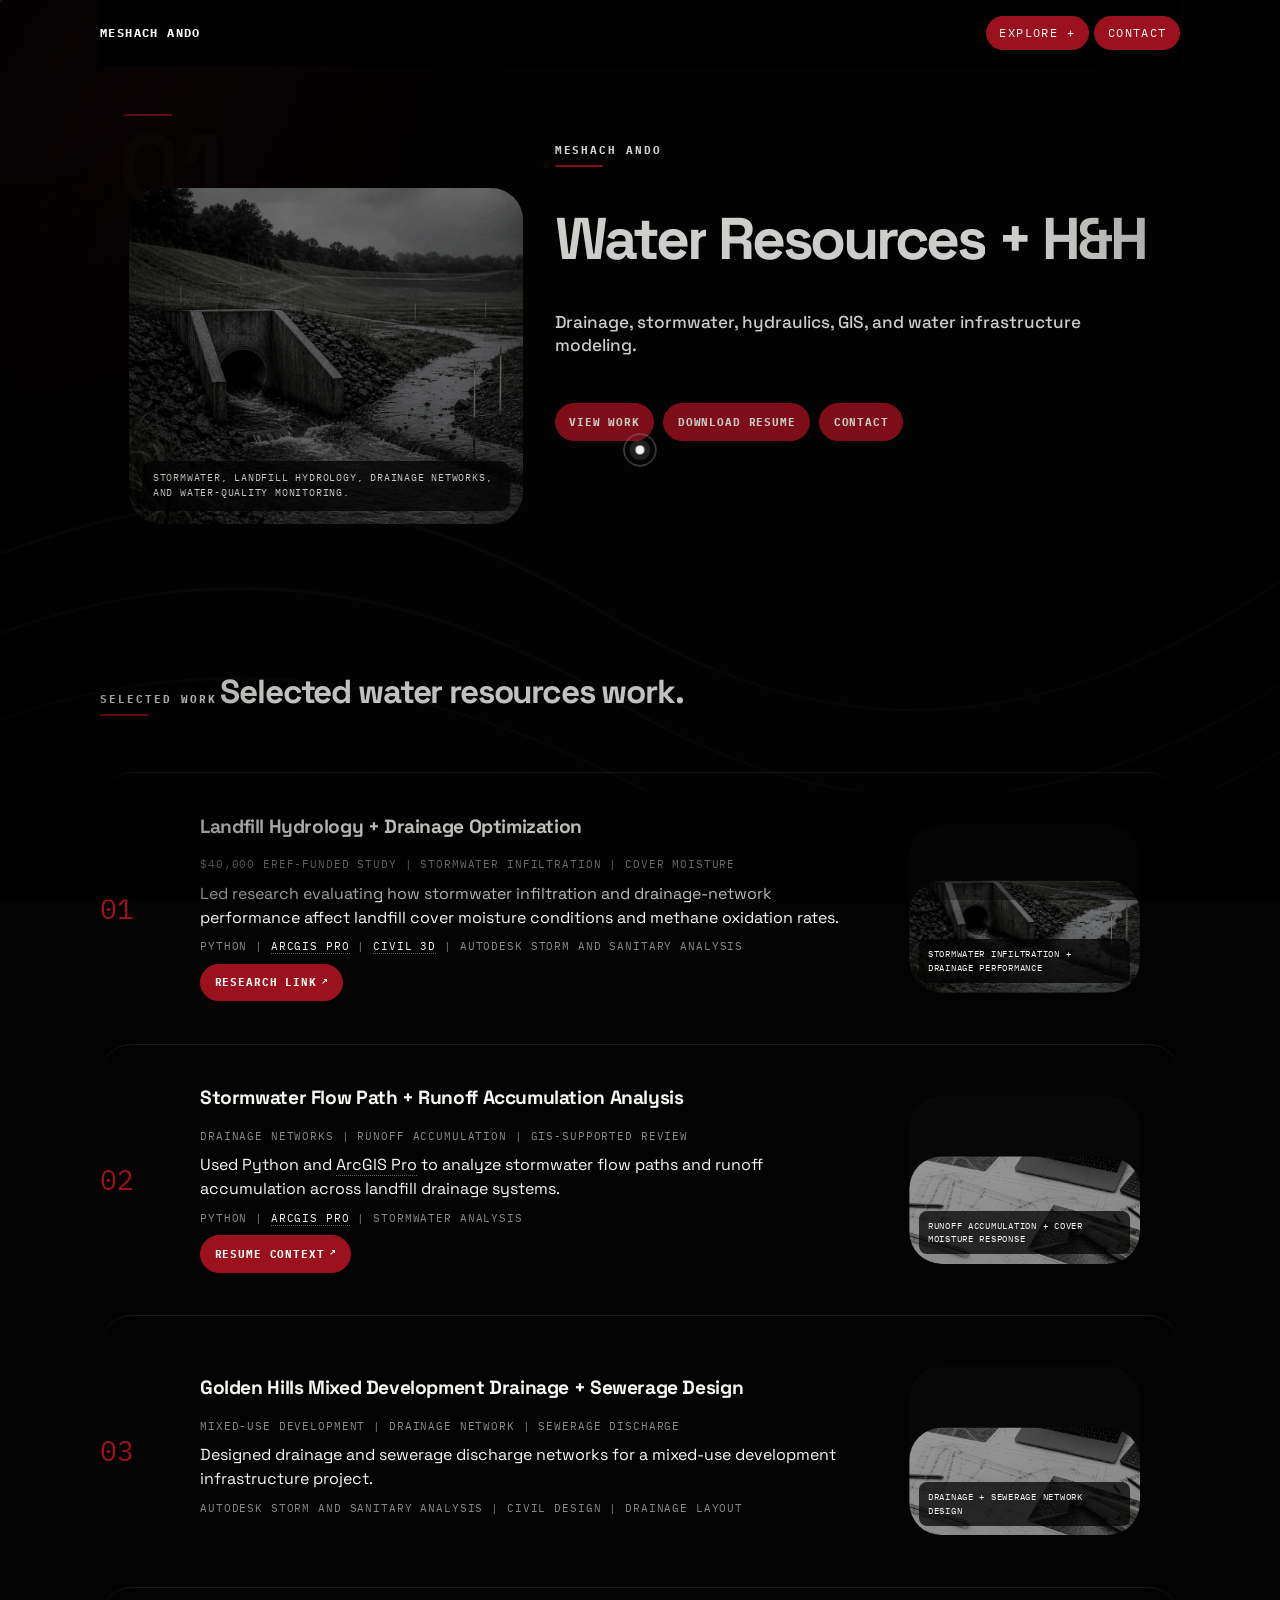
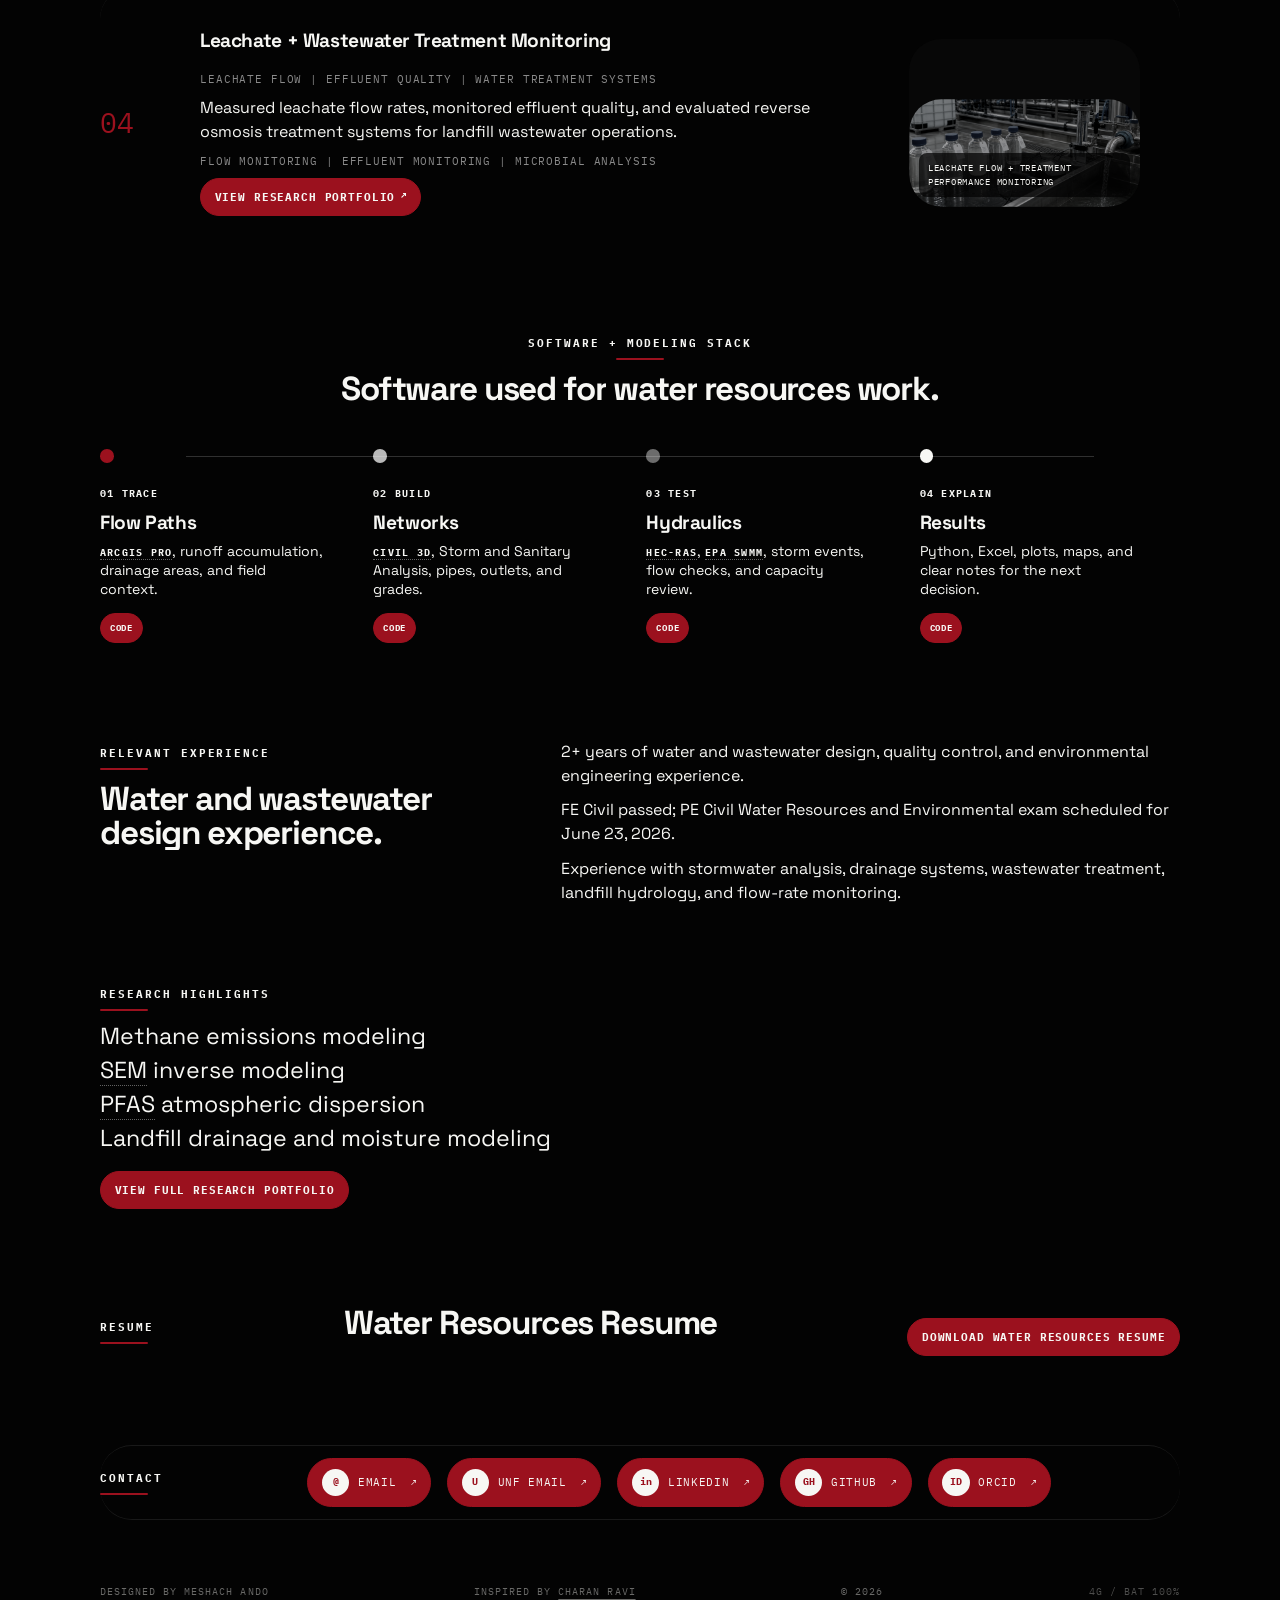
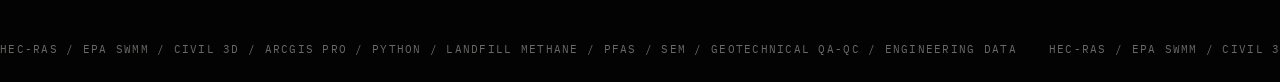
<file: water-resources/index.html>
<!doctype html>
<html lang="en">
<head>
  <meta charset="utf-8">
  <meta name="viewport" content="width=device-width, initial-scale=1">
  <meta name="description" content="Water resources and hydrology portfolio for Meshach Ando.">
  <title>Water Resources | Meshach Ando</title>
  <link rel="icon" href="../assets/icons/site-icon.svg" type="image/svg+xml">
  <link rel="stylesheet" href="../assets/css/style.css?v=20260615b">
</head>
<body class="page-water">
  <a class="skip-link" href="#main">Skip to content</a>
  <header class="site-nav" data-reveal>
    <a class="brand" href="../">MESHACH ANDO</a>
    <nav aria-label="Primary navigation">
      <details class="nav-menu">
        <summary>Explore</summary>
        <div class="nav-menu-panel">
          <div class="menu-panel-grid">
            <details class="menu-expertise" open>
              <summary>Expertise</summary>
              <div class="menu-expertise-links">
                <a aria-current="page" href="./">Water Resources</a>
                <a href="../environmental/">Environmental</a>
                <a href="../geotech/">Geotechnical</a>
                <a href="../research/">Research</a>
              </div>
            </details>
            <a href="../#gallery">Gallery</a>
            <a href="../#news">News</a>
            <a href="../assets/docs/Meshach_Ando_Full_CV.pdf">CV</a>
          </div>
        </div>
      </details>
      <a href="#contact">Contact</a>
    </nav>
  </header>

  <aside class="side-toc" aria-label="Page sections">
    <a href="#main">Top</a>
    <a href="#work">Work</a>
    <a href="#resume">Resume</a>
    <a href="#contact">Contact</a>
  </aside>

  <main id="main">
    <section class="chapter-hero frame" data-reveal>
      <span class="chapter-number">01</span>
      <p class="eyebrow">Meshach Ando</p>
      <h1>Water Resources + H&amp;H</h1>
      <p class="lede">Drainage, stormwater, hydraulics, GIS, and water infrastructure modeling.</p>
      <div class="button-row">
        <a class="button" href="#work">View Work</a>
        <a class="button" href="../assets/docs/Meshach_Ando_Water_Resources_Resume.pdf">Download Resume</a>
        <a class="button" href="#contact">Contact</a>
      </div>
      <figure class="hero-art">
        <img src="../assets/images/realistic/water-hero.jpg" alt="Stormwater detention basin with drainage outlet, riprap, flowing water, and field infrastructure">
        <figcaption>Stormwater, landfill hydrology, drainage networks, and water-quality monitoring.</figcaption>
      </figure>
    </section>

    <section id="work" class="section-heading" data-reveal>
      <p class="eyebrow">Selected Work</p>
      <h2>Selected water resources work.</h2>
    </section>

    <section class="project-list">
      <article class="project-block" data-reveal>
        <div class="project-index">01</div>
        <div class="project-copy">
          <h3>Landfill Hydrology + Drainage Optimization</h3>
          <p class="metrics">$40,000 EREF-funded study | Stormwater infiltration | Cover moisture</p>
          <p>Led research evaluating how stormwater infiltration and drainage-network performance affect landfill cover moisture conditions and methane oxidation rates.</p>
          <p class="tools">Python | ArcGIS Pro | Civil 3D | Autodesk Storm and Sanitary Analysis</p>
          <div class="button-row"><a class="text-link" href="../research/">Research Link</a></div>
        </div>
        <figure class="project-visual">
          <img src="../assets/images/realistic/water-hero.jpg" alt="Realistic stormwater drainage basin and outlet structure after rainfall">
          <figcaption>Stormwater infiltration + drainage performance</figcaption>
        </figure>
      </article>
      <article class="project-block" data-reveal>
        <div class="project-index">02</div>
        <div class="project-copy">
          <h3>Stormwater Flow Path + Runoff Accumulation Analysis</h3>
          <p class="metrics">Drainage networks | Runoff accumulation | GIS-supported review</p>
          <p>Used Python and ArcGIS Pro to analyze stormwater flow paths and runoff accumulation across landfill drainage systems.</p>
          <p class="tools">Python | ArcGIS Pro | Stormwater analysis</p>
          <div class="button-row"><a class="text-link" href="../assets/docs/Meshach_Ando_Water_Resources_Resume.pdf">Resume Context</a></div>
        </div>
        <figure class="project-visual">
          <img src="../assets/images/realistic/water-network.jpg" alt="Engineering desk with drainage plans, pipe network sketches, and model review">
          <figcaption>Runoff accumulation + cover moisture response</figcaption>
        </figure>
      </article>
      <article class="project-block" data-reveal>
        <div class="project-index">03</div>
        <div class="project-copy">
          <h3>Golden Hills Mixed Development Drainage + Sewerage Design</h3>
          <p class="metrics">Mixed-use development | Drainage network | Sewerage discharge</p>
          <p>Designed drainage and sewerage discharge networks for a mixed-use development infrastructure project.</p>
          <p class="tools">Autodesk Storm and Sanitary Analysis | Civil design | Drainage layout</p>
        </div>
        <figure class="project-visual">
          <img src="../assets/images/realistic/water-network.jpg" alt="Drainage and sewerage network design plans with Civil 3D-style model review">
          <figcaption>Drainage + sewerage network design</figcaption>
        </figure>
      </article>
      <article class="project-block" data-reveal>
        <div class="project-index">04</div>
        <div class="project-copy">
          <h3>Leachate + Wastewater Treatment Monitoring</h3>
          <p class="metrics">Leachate flow | Effluent quality | Water treatment systems</p>
          <p>Measured leachate flow rates, monitored effluent quality, and evaluated reverse osmosis treatment systems for landfill wastewater operations.</p>
          <p class="tools">Flow monitoring | Effluent monitoring | Microbial analysis</p>
          <div class="button-row"><a class="text-link" href="../research/">View Research Portfolio</a></div>
        </div>
        <figure class="project-visual">
          <img src="../assets/images/realistic/water-treatment.jpg" alt="Industrial water treatment monitoring room with reverse osmosis equipment and sample bottles">
          <figcaption>Leachate flow + treatment performance monitoring</figcaption>
        </figure>
      </article>
    </section>

    <section class="stack-panel stack-lab" data-reveal>
      <p class="eyebrow">Software + Modeling Stack</p>
      <h2>Software used for water resources work.</h2>
      <div class="stack-map">
        <article class="stack-node">
          <span>01 Trace</span>
          <h3>Flow Paths</h3>
          <p>ArcGIS Pro, runoff accumulation, drainage areas, and field context.</p>
        </article>
        <article class="stack-node">
          <span>02 Build</span>
          <h3>Networks</h3>
          <p>Civil 3D, Storm and Sanitary Analysis, pipes, outlets, and grades.</p>
        </article>
        <article class="stack-node">
          <span>03 Test</span>
          <h3>Hydraulics</h3>
          <p>HEC-RAS, EPA SWMM, storm events, flow checks, and capacity review.</p>
        </article>
        <article class="stack-node">
          <span>04 Explain</span>
          <h3>Results</h3>
          <p>Python, Excel, plots, maps, and clear notes for the next decision.</p>
        </article>
      </div>
    </section>

    <section class="split-section" data-reveal>
      <div><p class="eyebrow">Relevant Experience</p><h2>Water and wastewater design experience.</h2></div>
      <div class="note-list">
        <p>2+ years of water and wastewater design, quality control, and environmental engineering experience.</p>
        <p>FE Civil passed; PE Civil Water Resources and Environmental exam scheduled for June 23, 2026.</p>
        <p>Experience with stormwater analysis, drainage systems, wastewater treatment, landfill hydrology, and flow-rate monitoring.</p>
      </div>
    </section>

    <section class="research-strip frame" data-reveal>
      <p class="eyebrow">Research Highlights</p>
      <ul>
        <li>Methane emissions modeling</li>
        <li>SEM inverse modeling</li>
        <li>PFAS atmospheric dispersion</li>
        <li>Landfill drainage and moisture modeling</li>
      </ul>
      <a class="button" href="../research/">View Full Research Portfolio</a>
    </section>

    <section id="resume" class="resume-panel" data-reveal>
      <p class="eyebrow">Resume</p>
      <h2>Water Resources Resume</h2>
      <a class="button" href="../assets/docs/Meshach_Ando_Water_Resources_Resume.pdf">Download Water Resources Resume</a>
    </section>

    <section id="contact" class="contact-panel frame" data-reveal>
      <p class="eyebrow">Contact</p>
      <div class="contact-grid contact-links">
        <a class="contact-link" href="mailto:meshachando.apply@gmail.com"><span aria-hidden="true">@</span> Email</a>
        <a class="contact-link" href="mailto:n01592462@unf.edu"><span aria-hidden="true">U</span> UNF Email</a>
        <a class="contact-link" href="https://www.linkedin.com/in/meshachando" rel="noopener"><span aria-hidden="true">in</span> LinkedIn</a>
        <a class="contact-link" href="https://github.com/meshando-unf" rel="noopener"><span aria-hidden="true">GH</span> GitHub</a>
        <a class="contact-link" href="https://orcid.org/0009-0002-5048-3672" rel="noopener"><span aria-hidden="true">ID</span> ORCID</a>
      </div>
    </section>
  </main>
  <footer class="site-footer"><span>Designed by Meshach Ando</span><span>Inspired by <a href="https://charanravi.com/" rel="noopener">Charan Ravi</a></span><span>&copy; <span id="year">2026</span></span></footer>
  <script src="../assets/js/main.js?v=20260615b"></script>
</body>
</html>
</file>
<file: assets/css/style.css>
@import url("https://fonts.googleapis.com/css2?family=IBM+Plex+Mono:wght@500;700&family=Space+Grotesk:wght@400;500;600;700&display=swap");

:root {
  --black: #000;
  --charcoal: #000;
  --panel: #000;
  --panel-soft: #000;
  --white: #f7f7f4;
  --muted: #deded8;
  --quiet: #8a8a8a;
  --line: rgba(255, 255, 255, 0.09);
  --red: #9b111e;
  --red-bright: #d1192a;
  --radius: 32px;
  --glass: rgba(255, 255, 255, 0.075);
  --glass-strong: rgba(255, 255, 255, 0.11);
  --glass-line: rgba(255, 255, 255, 0.16);
  --font: "Space Grotesk", "Helvetica Neue", "Segoe UI", sans-serif;
  --mono: "IBM Plex Mono", "Cascadia Mono", "Consolas", monospace;
}

* {
  box-sizing: border-box;
}

html {
  scroll-behavior: smooth;
  scrollbar-color: var(--red) var(--black);
  scrollbar-width: thin;
}

body {
  margin: 0;
  background: #030303;
  color: var(--white);
  font-family: var(--font);
  line-height: 1.5;
}

::-webkit-scrollbar {
  width: 3px;
}

::-webkit-scrollbar-track {
  background: var(--black);
}

::-webkit-scrollbar-thumb {
  border-radius: 999px;
  background: var(--red);
}

body::before,
body::after {
  display: none;
}

.topo-field,
.plot-grid,
.viewport-vignette,
.blueprint-field {
  position: fixed;
  inset: 0;
  pointer-events: none;
}

.topo-field {
  z-index: 0;
  opacity: 0.52;
  background:
    linear-gradient(180deg, rgba(0, 0, 0, 0.02), rgba(0, 0, 0, 0.56) 78%),
    url("data:image/svg+xml,%3Csvg width='1800' height='900' viewBox='0 0 1800 900' xmlns='http://www.w3.org/2000/svg'%3E%3Cg fill='none' stroke='%23ffffff' stroke-opacity='.115' stroke-width='4'%3E%3Cpath d='M-120 620C260 430 560 470 850 650c315 195 650 202 1050-120'/%3E%3Cpath d='M-180 760C225 540 560 590 875 778c330 198 690 190 1105-160'/%3E%3Cpath d='M-220 900C200 660 560 720 910 900c340 175 710 135 1090-210'/%3E%3C/g%3E%3C/svg%3E");
  background-repeat: no-repeat;
  background-position: 50% calc(58% + var(--topo-shift, 0px));
  background-size: max(1200px, 100vw) auto;
  transform: translate3d(0, var(--topo-shift, 0px), 0);
  transition: transform 120ms linear;
}

.plot-grid {
  z-index: 0;
  opacity: 0.04;
  background-image:
    linear-gradient(rgba(255,255,255,.18) 1px, transparent 1px),
    linear-gradient(90deg, rgba(255,255,255,.18) 1px, transparent 1px);
  background-size: 50px 50px;
}

.plot-grid::after {
  content: "";
  position: absolute;
  left: var(--grid-x, 50%);
  top: var(--grid-y, 50%);
  width: 4px;
  aspect-ratio: 1;
  border-radius: 50%;
  background: var(--red-bright);
  opacity: var(--grid-pulse, 0);
  box-shadow: 0 0 28px var(--red-bright);
  transform: translate(-50%, -50%);
  transition: opacity 220ms ease;
}

.viewport-vignette {
  z-index: 3;
  background:
    linear-gradient(rgba(0, 0, 0, 0.14), rgba(0, 0, 0, 0.24)),
    radial-gradient(circle at center, transparent 56%, rgba(0, 0, 0, 0.48) 100%);
}

.blueprint-field {
  z-index: 2;
  opacity: 0;
  background:
    radial-gradient(circle at var(--blueprint-x, 50%) var(--blueprint-y, 50%), rgba(155, 17, 30, 0.18), transparent 14rem),
    linear-gradient(rgba(255,255,255,.12) 1px, transparent 1px),
    linear-gradient(90deg, rgba(255,255,255,.12) 1px, transparent 1px);
  background-size: auto, 24px 24px, 24px 24px;
  transition: opacity 120ms ease;
}

.blueprint-on .blueprint-field {
  opacity: 1;
}

a {
  color: inherit;
  text-decoration: none;
}

a:hover {
  color: var(--red-bright);
}

::selection {
  background: #fff;
  color: #000;
}

button {
  font: inherit;
  cursor: pointer;
}

img {
  display: block;
  max-width: 100%;
}

.skip-link {
  position: absolute;
  left: 1rem;
  top: -10rem;
  z-index: 10;
  border-radius: 999px;
  background: var(--white);
  color: var(--black);
  padding: 0.65rem 0.9rem;
}

.skip-link:focus {
  top: 1rem;
}

.site-nav,
main,
.site-footer {
  position: relative;
  z-index: 1;
  width: min(1080px, calc(100% - 2rem));
  margin-inline: auto;
}

.site-nav {
  position: sticky;
  top: 0;
  z-index: 50;
  display: flex;
  align-items: center;
  justify-content: space-between;
  gap: 1.25rem;
  padding: 1rem 0;
  border-bottom: 0;
  background: rgba(0, 0, 0, 0.86);
  color: var(--white);
  font-family: var(--mono);
  font-size: 0.72rem;
  letter-spacing: 0.12em;
  text-transform: uppercase;
}

.brand {
  color: var(--white);
  font-weight: 700;
  white-space: nowrap;
}

.site-nav nav {
  display: flex;
  flex-wrap: wrap;
  align-items: center;
  justify-content: flex-end;
  gap: 0.35rem;
}

.site-nav nav a,
.nav-menu > summary {
  position: relative;
  border: 1px solid var(--red);
  border-radius: 999px;
  padding: 0.45rem 0.78rem;
  background: var(--red);
  color: var(--white);
  cursor: pointer;
  opacity: 1;
  font-family: var(--mono);
  font-size: 0.72rem;
  letter-spacing: 0.12em;
  text-transform: uppercase;
  transition: border-color 120ms ease, background 120ms ease, color 120ms ease, transform 120ms ease;
}

.site-nav nav a:hover,
.site-nav nav a:focus-visible,
.site-nav nav a:active,
.nav-menu > summary:hover,
.nav-menu > summary:focus-visible,
.nav-menu > summary:active,
.nav-menu[open] > summary {
  border-color: var(--glass-line);
  background: rgba(255, 255, 255, 0.11);
  color: var(--white);
  backdrop-filter: blur(18px) saturate(155%);
  -webkit-backdrop-filter: blur(18px) saturate(155%);
  transform: translateY(-1px);
}

.site-nav a[aria-current="page"],
.nav-menu-panel a[aria-current="page"] {
  background: var(--red);
  color: var(--white);
  opacity: 1;
}

.site-nav a[aria-current="page"]::after,
.nav-menu-panel a[aria-current="page"]::after {
  content: "";
  position: absolute;
  right: 0.76rem;
  bottom: 0.32rem;
  width: 1.15rem;
  height: 1px;
  background: var(--white);
}

.nav-menu {
  position: relative;
}

.nav-menu > summary {
  list-style: none;
}

.nav-menu > summary::-webkit-details-marker {
  display: none;
}

.nav-menu > summary::after {
  content: "+";
  margin-left: 0.55rem;
}

.nav-menu[open] > summary::after {
  content: "-";
}

.nav-menu-panel {
  position: fixed;
  top: 0;
  bottom: auto;
  left: var(--menu-nudge-x, 0);
  right: 0;
  z-index: 80;
  display: grid;
  place-content: center;
  width: 100vw;
  height: 100dvh;
  gap: 0;
  padding: clamp(1rem, 4vw, 3rem);
  border: 0;
  border-radius: 0;
  background: rgba(0, 0, 0, 0.965);
  backdrop-filter: blur(52px);
  -webkit-backdrop-filter: blur(52px);
  opacity: 0;
  pointer-events: none;
  transform: scale(0.99);
  transition: opacity 140ms ease, transform 140ms ease;
}

.nav-menu:not([open]) .nav-menu-panel {
  display: none;
}

.nav-menu[open] .nav-menu-panel {
  display: grid;
  opacity: 1;
  pointer-events: auto;
  transform: none;
}

.menu-panel-grid {
  position: relative;
  display: grid;
  grid-template-columns: minmax(0, 1fr);
  align-content: center;
  width: min(960px, calc(100vw - 2rem));
  min-height: min(760px, calc(100dvh - 2rem));
}

.menu-panel-grid::before,
.menu-panel-grid::after {
  content: "";
  justify-self: center;
  width: min(7.5rem, 22vw);
  height: 1px;
  background: var(--red);
  opacity: 0.86;
}

.menu-panel-grid::before {
  margin-bottom: clamp(1rem, 3vw, 2rem);
}

.menu-panel-grid::after {
  margin-top: clamp(1rem, 3vw, 2rem);
}

.site-nav nav .nav-menu-panel a,
.site-nav nav .menu-expertise summary {
  display: block;
  width: 100%;
  padding: clamp(0.42rem, 0.9vw, 0.72rem) 0;
  border: 0;
  border-radius: 0;
  background: transparent;
  box-shadow: none;
  color: var(--white);
  font-family: var(--font);
  font-size: clamp(1.55rem, 4.6vw, 4.25rem);
  font-weight: 600;
  letter-spacing: -0.065em;
  line-height: 0.94;
  text-align: center;
  text-transform: none;
  opacity: 0.74;
  backdrop-filter: none;
  -webkit-backdrop-filter: none;
  transition: color 120ms ease, opacity 120ms ease, letter-spacing 120ms ease, transform 120ms ease;
}

.menu-expertise {
  width: 100%;
}

.menu-expertise summary {
  cursor: pointer;
  list-style: none;
}

.menu-expertise summary::-webkit-details-marker {
  display: none;
}

.menu-expertise summary::after {
  content: "+";
  display: inline-block;
  margin-left: 0.5rem;
  color: var(--red);
  font-family: var(--mono);
  font-size: 0.36em;
  letter-spacing: 0;
  vertical-align: middle;
}

.menu-expertise[open] summary::after {
  content: "-";
}

.menu-expertise-links {
  display: grid;
  gap: 0.35rem;
  margin: 0.65rem auto 0.85rem;
  width: min(560px, 100%);
  padding-block: 0.3rem;
  border-top: 1px solid rgba(255, 255, 255, 0.08);
  border-bottom: 1px solid rgba(255, 255, 255, 0.08);
}

.site-nav nav .menu-expertise-links a {
  padding: 0.16rem 0;
  color: var(--white);
  font-family: var(--mono);
  font-size: clamp(0.72rem, 1.45vw, 0.94rem);
  font-weight: 700;
  letter-spacing: 0.12em;
  line-height: 1.2;
  text-transform: uppercase;
  opacity: 0.58;
}

.site-nav nav .nav-menu-panel a:hover,
.site-nav nav .nav-menu-panel a:focus-visible,
.site-nav nav .menu-expertise summary:hover,
.site-nav nav .menu-expertise summary:focus-visible {
  background: transparent;
  color: var(--white);
  opacity: 1;
  letter-spacing: -0.045em;
  transform: translateY(-1px);
}

.site-nav nav .menu-expertise-links a:hover,
.site-nav nav .menu-expertise-links a:focus-visible {
  color: var(--white);
  letter-spacing: 0.16em;
  opacity: 1;
  transform: none;
}

.site-nav nav .nav-menu-panel a[aria-current="page"] {
  background: transparent;
  color: var(--white);
  opacity: 1;
}

.side-toc {
  position: fixed;
  right: 0.55rem;
  top: 50%;
  z-index: 70;
  display: grid;
  gap: 0.5rem;
  transform: translateY(-50%);
  border-radius: 999px;
  padding: 0.55rem 0.35rem;
  background: transparent;
  opacity: 0.3;
  pointer-events: auto;
  transition: opacity 140ms ease, transform 140ms ease;
}

.side-toc:hover,
.side-toc:focus-within {
  opacity: 0.7;
}

.side-toc a {
  position: relative;
  display: grid;
  place-items: center;
  align-items: center;
  width: 0.52rem;
  height: 0.52rem;
  min-height: 0;
  overflow: hidden;
  border-radius: 50%;
  color: var(--white);
  font-family: var(--mono);
  font-size: 0;
  font-weight: 800;
  letter-spacing: 0;
  text-indent: 2rem;
  text-transform: uppercase;
  transform-origin: right center;
  opacity: 0.38;
  transition: color 140ms ease, opacity 140ms ease, transform 140ms ease;
}

.side-toc a::after {
  content: "";
  width: 0.36rem;
  height: 0.36rem;
  border-radius: 50%;
  background: currentColor;
  opacity: 0.8;
  transition: transform 140ms ease, background 140ms ease;
}

.side-toc a:hover,
.side-toc a:focus-visible,
.side-toc a.is-active {
  color: var(--red);
  opacity: 1;
}

.side-toc a:hover::after,
.side-toc a:focus-visible::after,
.side-toc a.is-active::after {
  background: var(--red);
  transform: scale(1.35);
}

.menu-open .side-toc {
  opacity: 0;
  pointer-events: none;
  transform: translateY(-50%) translateX(0.6rem);
}

main {
  padding: clamp(1.6rem, 4vw, 3rem) 0 3rem;
}

.cinematic-loader {
  position: fixed;
  inset: 0;
  z-index: 100;
  display: grid;
  place-items: center;
  background: #000;
  color: var(--white);
  transition: transform 520ms cubic-bezier(0.86, 0, 0.07, 1), opacity 260ms ease;
}

.cinematic-loader.is-done {
  opacity: 0;
  pointer-events: none;
  transform: translateY(-100%);
}

.loader-count {
  font-family: var(--mono);
  font-size: clamp(5rem, 22vw, 18rem);
  font-weight: 800;
  letter-spacing: -0.12em;
  line-height: 0.78;
}

.mouse-glow {
  position: fixed;
  left: 0;
  top: 0;
  z-index: 0;
  width: 42rem;
  aspect-ratio: 1;
  border-radius: 50%;
  background: rgba(155, 17, 30, 0.14);
  filter: blur(120px);
  opacity: 0.5;
  pointer-events: none;
  transform: translate3d(-50%, -50%, 0);
  transition: opacity 200ms ease;
}

.spring-cursor {
  position: fixed;
  left: 0;
  top: 0;
  z-index: 120;
  width: 1.32rem;
  aspect-ratio: 1;
  border-radius: 50%;
  background: rgba(255, 255, 255, 0.12);
  pointer-events: none;
  transform: translate3d(-50%, -50%, 0);
  mix-blend-mode: difference;
  transition: width 120ms ease, background 120ms ease, border-color 120ms ease;
}

.spring-cursor::before {
  content: "";
  position: absolute;
  inset: 0.38rem;
  border-radius: inherit;
  background: var(--white);
  transition: inset 120ms ease, width 120ms ease, height 120ms ease, transform 120ms ease;
}

.spring-cursor::after {
  content: "";
  position: absolute;
  inset: -0.38rem;
  border: 1px solid rgba(255, 255, 255, 0.42);
  border-radius: inherit;
}

.spring-cursor.is-link {
  width: 2.15rem;
  background: transparent;
}

.spring-cursor.is-link::before {
  inset: auto 0.32rem 0.36rem auto;
  width: 0.72rem;
  height: 2px;
  border-radius: 999px;
  transform: rotate(45deg);
}

.spring-cursor.is-link::after {
  inset: 0.22rem;
  border-width: 1.5px;
}

.focus-dimmer {
  position: fixed;
  inset: 0;
  z-index: 6;
  background: rgba(0, 0, 0, 0.28);
  opacity: 0;
  pointer-events: none;
  transition: opacity 900ms ease;
}

.noise-field {
  position: fixed;
  inset: 0;
  z-index: 0;
  opacity: var(--noise-opacity, 0.035);
  pointer-events: none;
  background-image: url("data:image/svg+xml,%3Csvg viewBox='0 0 120 120' xmlns='http://www.w3.org/2000/svg'%3E%3Cfilter id='n'%3E%3CfeTurbulence type='fractalNoise' baseFrequency='.85' numOctaves='3' stitchTiles='stitch'/%3E%3C/filter%3E%3Crect width='120' height='120' filter='url(%23n)' opacity='.34'/%3E%3C/svg%3E");
  background-size: 140px 140px;
  mix-blend-mode: screen;
}

.dom-terminal {
  position: fixed;
  z-index: 130;
  color: rgba(255, 255, 255, 0.55);
  font-family: var(--mono);
  font-size: 0.58rem;
  letter-spacing: 0.08em;
  pointer-events: none;
  text-transform: uppercase;
}

.dom-terminal {
  left: 0;
  right: 0;
  bottom: 0;
  display: none;
  align-items: center;
  height: 12px;
  padding-inline: 0.45rem;
  background: #000;
  border-top: 1px solid rgba(255, 255, 255, 0.08);
  color: var(--red-bright);
  font-size: 0.5rem;
  white-space: nowrap;
}

.offline-mode {
  filter: grayscale(1);
}

.offline-badge {
  margin-left: auto;
}

.is-idle .focus-dimmer {
  opacity: 1;
}

.frame,
.stack-panel,
.contact-panel,
.research-strip,
.project-block,
.path-card,
.stack-grid > div,
.contact-grid > p,
.figure-grid > div,
.note-list p,
.project-visual,
.home-art,
.hero-art,
.profile-card {
  border: 0;
  border-radius: var(--radius);
  background: transparent;
}

.home-hero,
.chapter-hero {
  position: relative;
  display: grid;
  min-height: auto;
  overflow: hidden;
  isolation: isolate;
}

.home-hero {
  grid-template-columns: minmax(0, 1fr) minmax(280px, 0.72fr);
  align-items: center;
  gap: clamp(1rem, 3vw, 2rem);
  padding: clamp(1rem, 3vw, 1.8rem);
}

.home-intro {
  grid-template-columns: 1fr;
  justify-items: center;
  gap: 0.85rem;
  padding: clamp(2.1rem, 6vw, 4.25rem) 1rem clamp(1.5rem, 4vw, 2.45rem);
  text-align: center;
}

.chapter-hero {
  grid-template-columns: minmax(260px, 0.66fr) minmax(0, 1fr);
  align-items: center;
  gap: clamp(1rem, 3vw, 2rem);
  padding: clamp(1rem, 3vw, 1.8rem);
}

.home-hero::before,
.chapter-hero::before {
  content: "";
  position: absolute;
  inset: 0 auto auto 0;
  width: 4.5rem;
  height: 2px;
  background: var(--red);
  pointer-events: none;
}

.home-intro::before {
  left: 50%;
  transform: translateX(-50%);
}

.home-hero::after,
.chapter-hero::after {
  display: none;
}

.chapter-hero > :not(.hero-art):not(.chapter-number),
.home-hero > :not(.home-art) {
  min-width: 0;
  position: relative;
  z-index: 2;
}

.home-hero > :not(.home-art) {
  grid-column: 1;
}

.home-intro > :not(.home-art) {
  grid-column: 1;
}

.chapter-hero > :not(.hero-art):not(.chapter-number) {
  grid-column: 2;
}

.kicker,
.eyebrow {
  display: inline-flex;
  flex-direction: column;
  align-items: flex-start;
  margin: 0 0 0.75rem;
  color: var(--white);
  font-family: var(--mono);
  font-size: 0.68rem;
  font-weight: 700;
  letter-spacing: 0.18em;
  text-transform: uppercase;
}

.kicker::after,
.eyebrow::after {
  content: "";
  width: 3rem;
  height: 2px;
  margin-top: 0.42rem;
  border-radius: 999px;
  background: var(--red);
}

.about-panel .eyebrow,
.contact-home .eyebrow,
.stack-lab .eyebrow {
  align-items: center;
}

h1,
h2,
h3,
p {
  margin-top: 0;
}

h1 {
  max-width: 760px;
  margin-bottom: 0.75rem;
  font-size: clamp(2.45rem, 5.8vw, 4.8rem);
  font-weight: 750;
  line-height: 0.95;
  letter-spacing: -0.055em;
}

.home-hero h1 {
  font-size: clamp(2.7rem, 6.2vw, 4.8rem);
}

.home-intro h1 {
  max-width: none;
  margin: 0.15rem 0 0;
  font-size: clamp(2.85rem, 7vw, 5.15rem);
}

.chapter-hero h1 {
  max-width: 640px;
  font-size: clamp(2.1rem, 4.6vw, 3.9rem);
}

h2 {
  max-width: 720px;
  font-size: clamp(1.35rem, 2.6vw, 2.35rem);
  font-weight: 720;
  line-height: 1.02;
  letter-spacing: -0.035em;
}

h3 {
  color: var(--white);
  font-size: clamp(1.05rem, 1.5vw, 1.55rem);
  font-weight: 720;
  line-height: 1.12;
  letter-spacing: -0.02em;
}

.home-lines,
.lede {
  max-width: 650px;
  margin-bottom: 0.9rem;
  color: var(--white);
  font-size: clamp(0.95rem, 1.35vw, 1.15rem);
  font-weight: 500;
  line-height: 1.32;
}

.home-intro .home-lines {
  max-width: 620px;
  margin: 0;
}

.hero-profile {
  width: clamp(7.2rem, 15vw, 11rem);
  height: clamp(7.2rem, 15vw, 11rem);
  aspect-ratio: 1;
  border-radius: 50%;
  object-fit: cover;
  object-position: 50% 22%;
  transition: filter 180ms ease, transform 180ms ease;
}

.hero-profile:hover {
  filter: url("#liquid-distortion");
  transform: scale(1.015);
}

.short-rule {
  display: block;
  width: 4.75rem;
  height: 2px;
  margin: 0.35rem 0 0.2rem;
  border-radius: 999px;
  background: var(--red);
}

.home-tabs {
  display: flex;
  flex-wrap: wrap;
  justify-content: center;
  gap: 0.6rem;
}

.status-strip {
  display: flex;
  justify-content: center;
  gap: 0.7rem;
  max-width: 760px;
  margin: clamp(1.5rem, 4vw, 2.7rem) auto 0;
  text-align: center;
}

.status-strip span {
  color: var(--red-bright);
  font-family: var(--mono);
  font-size: 0.68rem;
  font-weight: 800;
  letter-spacing: 0.14em;
  text-transform: uppercase;
}

.status-strip p {
  margin: 0;
  color: var(--white);
}

.proof-strip {
  display: grid;
  grid-template-columns: repeat(4, minmax(0, 1fr));
  gap: 0.85rem;
  margin-top: clamp(2.2rem, 5vw, 4rem);
}

.proof-strip article {
  display: grid;
  gap: 0.35rem;
  min-height: 7rem;
  align-content: end;
  padding-bottom: 0.65rem;
  border-bottom: 1px solid var(--line);
}

.proof-strip span {
  color: var(--white);
  font-family: var(--mono);
  font-size: clamp(1.55rem, 3.2vw, 2.8rem);
  font-weight: 800;
  line-height: 1;
}

.proof-strip p {
  max-width: 12rem;
  margin: 0;
  color: var(--white);
  font-size: 0.82rem;
  line-height: 1.25;
}

.chapter-number {
  position: absolute;
  left: 1.15rem;
  top: 1rem;
  z-index: 1;
  color: rgba(255, 255, 255, 0.025);
  font-size: clamp(3rem, 9vw, 6rem);
  font-weight: 800;
  line-height: 0.8;
}

.profile-card {
  display: grid;
  grid-template-columns: 3.75rem minmax(0, 1fr);
  align-items: center;
  gap: 0.85rem;
  max-width: 420px;
  margin: 0 0 0.9rem;
  padding: 0;
  background: transparent;
}

.profile-card img {
  width: 3.75rem;
  aspect-ratio: 1;
  border: 0;
  border-radius: 50%;
  object-fit: cover;
  object-position: 50% 22%;
}

.profile-card p {
  margin: 0;
  color: var(--white);
  font-size: 0.8rem;
  line-height: 1.35;
}

.profile-card span {
  display: block;
  margin-bottom: 0.14rem;
  color: var(--white);
  font-family: var(--mono);
  font-size: 0.66rem;
  font-weight: 700;
  letter-spacing: 0.14em;
  text-transform: uppercase;
}

.home-art,
.hero-art {
  position: relative;
  z-index: 2;
  min-height: 0;
  height: clamp(14rem, 28vw, 19rem);
  margin: 0;
  overflow: hidden;
  background: #050505;
}

.hero-art {
  grid-column: 1;
  grid-row: 1 / span 8;
  align-self: center;
  height: clamp(15rem, 30vw, 21rem);
}

.home-art {
  grid-column: 2;
  grid-row: 1 / span 6;
  align-self: center;
}

.home-art::before,
.hero-art::before {
  content: "";
  position: absolute;
  inset: 0;
  background: rgba(0, 0, 0, 0.18);
  pointer-events: none;
  z-index: 1;
}

.home-art img,
.hero-art img {
  width: 100%;
  height: 100%;
  min-height: 0;
  object-fit: cover;
  filter: grayscale(0.82) contrast(1.08) brightness(0.78);
}

.home-art figcaption,
.hero-art figcaption {
  position: absolute;
  left: 0.8rem;
  right: 0.8rem;
  bottom: 0.8rem;
  z-index: 2;
  padding: 0.62rem 0.7rem;
  border: 0;
  border-radius: 10px;
  background: rgba(3, 3, 3, 0.74);
  color: var(--white);
  font-family: var(--mono);
  font-size: 0.62rem;
  letter-spacing: 0.08em;
  text-transform: uppercase;
}

.button-row {
  display: flex;
  flex-wrap: wrap;
  gap: 0.55rem;
}

.secondary-actions {
  margin-top: 0.55rem;
}

.button,
.text-link,
.code-toggle,
.news-more summary {
  position: relative;
  overflow: hidden;
  display: inline-flex;
  align-items: center;
  justify-content: center;
  min-height: 2.3rem;
  border: 1px solid var(--red);
  border-radius: 999px;
  padding: 0.62rem 0.85rem;
  background: var(--red);
  color: var(--white);
  font-family: var(--mono);
  font-size: 0.67rem;
  font-weight: 700;
  letter-spacing: 0.08em;
  text-transform: uppercase;
  cursor: pointer;
  transition: border-color 120ms ease, background 120ms ease, color 120ms ease, transform 120ms ease;
}

.hold-copy::before,
.energy-button::before {
  content: "";
  position: absolute;
  inset: auto 0 0;
  z-index: -1;
  height: 100%;
  width: var(--hold-progress, 0%);
  background: var(--red);
  transition: width 80ms linear;
}

.energy-button {
  transition: border-color 160ms ease, background 160ms ease, color 160ms ease, transform 160ms ease, filter 3s ease, letter-spacing 3s ease;
}

.energy-button:hover {
  filter: blur(0.45px);
  letter-spacing: 0.18em;
}

.button:hover,
.button:focus-visible,
.button:active,
.text-link:hover,
.text-link:focus-visible,
.text-link:active,
.code-toggle:hover,
.code-toggle:focus-visible,
.code-toggle:active,
.news-more summary:hover,
.news-more summary:focus-visible,
.news-more summary:active {
  border-color: var(--glass-line);
  background: rgba(255, 255, 255, 0.11);
  color: var(--white);
  box-shadow: inset 0 1px 0 rgba(255, 255, 255, 0.16);
  backdrop-filter: blur(20px) saturate(155%);
  -webkit-backdrop-filter: blur(20px) saturate(155%);
  transform: translateY(-1px);
}

.button.ghost {
  color: var(--white);
  opacity: 0.72;
}

.split-section,
.stack-panel,
.section-heading,
.resume-panel,
.contact-panel,
.research-strip {
  margin-top: clamp(2.8rem, 6vw, 5rem);
}

.about-panel {
  display: grid;
  justify-items: center;
  max-width: 780px;
  margin: clamp(2.3rem, 5vw, 4rem) auto 0;
  text-align: center;
}

.about-panel h2 {
  max-width: 760px;
  margin-bottom: 0.55rem;
}

.about-panel p:last-child {
  max-width: 640px;
  margin: 0;
  color: var(--white);
}

.split-section {
  display: grid;
  grid-template-columns: minmax(0, 0.8fr) minmax(0, 1.2fr);
  gap: clamp(1.25rem, 4vw, 3rem);
  align-items: start;
  border-top: 0;
  padding-top: clamp(0.8rem, 2vw, 1.25rem);
}

.path-grid,
.stack-grid,
.contact-grid,
.figure-grid,
.gallery-grid,
.news-list {
  display: grid;
  grid-template-columns: repeat(2, minmax(0, 1fr));
  gap: 0.7rem;
  border: 0;
  background: transparent;
}

.path-card,
.stack-grid > div,
.contact-grid > p,
.figure-grid > div {
  min-height: auto;
  padding: clamp(0.9rem, 2vw, 1.2rem);
  background: transparent;
}

.path-card {
  position: relative;
  display: grid;
  align-content: end;
  min-height: 8.9rem;
  overflow: hidden;
  color: var(--white);
  border-radius: var(--radius);
  isolation: isolate;
  background: #050505;
}

.path-card::before,
.resume-list a::before,
.news-list a.text-link::after,
.project-copy a.text-link::after,
.contact-link::after {
  content: "\2197";
}

.path-card::before {
  position: absolute;
  right: 0.85rem;
  top: 0.85rem;
  z-index: 2;
  display: grid;
  place-items: center;
  width: 1.75rem;
  aspect-ratio: 1;
  border-radius: 50%;
  background: rgba(255, 255, 255, 0.1);
  color: var(--white);
  font-family: var(--mono);
  font-size: 0.9rem;
  font-weight: 800;
  opacity: 0.88;
  transition: background 140ms ease, color 140ms ease, transform 140ms ease;
}

.path-card:hover::before,
.path-card:focus-visible::before {
  background: rgba(255, 255, 255, 0.16);
  transform: translate(2px, -2px);
}

.path-card:hover {
  transform: translateY(-2px);
}

.path-card img {
  position: absolute;
  inset: 0;
  width: 100%;
  height: 100%;
  object-fit: cover;
  filter: grayscale(0.86) brightness(0.58) contrast(1.08);
  transition: filter 160ms ease, transform 220ms ease;
}

.path-card:hover img {
  filter: grayscale(0.7) brightness(0.68) contrast(1.08);
  transform: scale(1.02);
}

.path-card::after {
  content: "";
  position: absolute;
  inset: 0;
  z-index: 0;
  background: linear-gradient(180deg, rgba(0, 0, 0, 0.05), rgba(0, 0, 0, 0.78) 86%);
}

.path-card span,
.path-card strong,
.path-card em {
  position: relative;
  z-index: 1;
}

.path-card span,
.project-index {
  color: var(--red);
  font-family: var(--mono);
  font-size: clamp(1.1rem, 2.2vw, 1.85rem);
  line-height: 1;
}

.path-card strong,
.path-card em {
  display: block;
  font-style: normal;
}

.path-card strong {
  margin: 0.55rem 0 0.3rem;
  font-size: 1rem;
}

.feature-panel {
  display: grid;
  grid-template-columns: minmax(0, 1.2fr) minmax(220px, 0.58fr) auto;
  gap: clamp(1rem, 3vw, 2rem);
  align-items: end;
  margin-top: clamp(2.8rem, 6vw, 5rem);
  padding: clamp(1.25rem, 3vw, 2rem) 0;
  border-top: 1px solid var(--line);
  border-bottom: 1px solid var(--line);
}

.feature-panel h2,
.feature-panel p {
  margin-bottom: 0;
}

.feature-panel > p {
  color: var(--white);
  font-size: 0.95rem;
  line-height: 1.35;
}

.stack-lab {
  display: grid;
  justify-items: center;
  text-align: center;
}

.stack-lab h2 {
  margin-bottom: clamp(1.2rem, 3vw, 2rem);
}

.stack-map {
  position: relative;
  display: grid;
  grid-template-columns: repeat(4, minmax(0, 1fr));
  gap: 0.8rem;
  width: 100%;
  text-align: left;
}

.stack-map::before {
  content: "";
  position: absolute;
  left: 8%;
  right: 8%;
  top: 1.15rem;
  height: 1px;
  background: rgba(255, 255, 255, 0.18);
}

.stack-node {
  position: relative;
  display: grid;
  align-content: start;
  min-height: 12rem;
  padding: 3rem 0 0;
  background: transparent;
}

.stack-node::before {
  content: "";
  position: absolute;
  top: 0.7rem;
  left: 0;
  width: 0.86rem;
  aspect-ratio: 1;
  border-radius: 50%;
  background: var(--red);
}

.stack-node:nth-child(2)::before {
  background: rgba(255, 255, 255, 0.72);
}

.stack-node:nth-child(3)::before {
  background: rgba(255, 255, 255, 0.42);
}

.stack-node:nth-child(4)::before {
  background: var(--white);
}

.stack-node span {
  color: var(--white);
  font-family: var(--mono);
  font-size: 0.65rem;
  font-weight: 800;
  letter-spacing: 0.12em;
  text-transform: uppercase;
}

.stack-node h3 {
  max-width: 12rem;
  margin: 0.65rem 0 0.55rem;
}

.stack-node p {
  max-width: 14rem;
  margin: 0;
  color: var(--white);
  font-size: 0.88rem;
  line-height: 1.35;
}

.code-toggle {
  width: fit-content;
  margin-top: 0.85rem;
  min-height: 1.9rem;
  padding: 0.38rem 0.56rem;
  font-size: 0.58rem;
  font-weight: 800;
}

.stack-node pre {
  max-width: 100%;
  margin: 0.7rem 0 0;
  overflow-x: auto;
  border-radius: 14px;
  padding: 0.72rem;
  background: rgba(255, 255, 255, 0.055);
  color: var(--white);
  font-family: var(--mono);
  font-size: 0.66rem;
  line-height: 1.45;
  white-space: pre-wrap;
}

.path-card em,
.note-list,
.tools,
.metrics,
.contact-grid,
.stack-grid p {
  color: var(--white);
}

.project-list {
  margin-top: clamp(1.5rem, 3vw, 2.25rem);
}

.project-block {
  display: grid;
  grid-template-columns: 0.12fr 1fr 0.48fr;
  gap: clamp(0.8rem, 2vw, 1.4rem);
  min-height: 0;
  margin-top: 0;
  padding: clamp(1.5rem, 3vw, 2.2rem) 0;
  border-top: 1px solid var(--line);
  align-items: center;
  background: transparent;
}

.project-copy {
  display: block;
}

.project-copy p {
  margin-bottom: 0.55rem;
}

.metrics,
.tools {
  color: var(--quiet);
  font-family: var(--mono);
  font-size: 0.68rem;
  letter-spacing: 0.08em;
  text-transform: uppercase;
}

.project-visual {
  position: relative;
  display: grid;
  height: 10.5rem;
  min-height: 0;
  overflow: hidden;
  background: #070707;
  border-radius: var(--radius);
}

.project-visual.loading-ascii::before {
  content: attr(data-ascii);
  position: absolute;
  inset: 0;
  z-index: 2;
  display: grid;
  place-items: center;
  padding: 1rem;
  background: #000;
  color: rgba(255, 255, 255, 0.62);
  font-family: var(--mono);
  font-size: 0.54rem;
  line-height: 1.08;
  white-space: pre;
  text-align: center;
}

.project-visual img {
  width: 100%;
  height: 100%;
  min-height: 0;
  object-fit: cover;
  filter: grayscale(0.82) brightness(0.66) contrast(1.06);
  clip-path: inset(var(--image-mask, 0%) 0 0 0 round var(--radius));
  transition: clip-path 180ms ease-out;
}

.project-visual figcaption {
  position: absolute;
  left: 0.6rem;
  right: 0.6rem;
  bottom: 0.6rem;
  padding: 0.5rem 0.55rem;
  border: 0;
  border-radius: 8px;
  background: rgba(3, 3, 3, 0.74);
  color: var(--white);
  font-family: var(--mono);
  font-size: 0.58rem;
  letter-spacing: 0.08em;
  text-transform: uppercase;
}

.compact-visual,
.compact-visual img {
  min-height: 0;
  height: 9rem;
}

.gallery-grid {
  grid-template-columns: repeat(4, minmax(0, 1fr));
  margin-top: 1.1rem;
}

.gallery-grid figure {
  position: relative;
  min-height: 13rem;
  margin: 0;
  overflow: hidden;
  border-radius: var(--radius);
  isolation: isolate;
  background: #050505;
}

.gallery-grid img {
  width: 100%;
  height: 100%;
  min-height: 13rem;
  object-fit: cover;
  filter: grayscale(0.72) brightness(0.72) contrast(1.08);
  clip-path: inset(var(--image-mask, 0%) 0 0 0 round var(--radius));
  transition: filter 160ms ease, transform 220ms ease;
}

.gallery-grid figure:hover img {
  filter: grayscale(0.55) brightness(0.82) contrast(1.08);
  transform: scale(1.025);
}

.gallery-grid figure::after {
  content: "";
  position: absolute;
  inset: 0;
  z-index: 0;
  background: linear-gradient(180deg, transparent 46%, rgba(0, 0, 0, 0.66));
  pointer-events: none;
}

.gallery-grid figure:hover::after {
  background: linear-gradient(180deg, transparent 46%, rgba(0, 0, 0, 0.58));
}

.gallery-grid figcaption {
  position: absolute;
  left: 0.7rem;
  bottom: 0.7rem;
  z-index: 1;
  border-radius: 999px;
  padding: 0.42rem 0.62rem;
  background: rgba(0, 0, 0, 0.72);
  color: var(--white);
  border-left: 2px solid var(--red);
  font-family: var(--mono);
  font-size: 0.62rem;
  font-weight: 800;
  letter-spacing: 0.08em;
  text-transform: uppercase;
}

.news-section {
  align-items: start;
}

.news-list {
  grid-template-columns: 1fr;
  gap: 1.1rem;
}

.news-list article {
  display: grid;
  gap: 0.35rem;
  padding-bottom: 1rem;
  border-bottom: 1px solid var(--line);
}

.news-list article:last-child {
  border-bottom: 0;
  padding-bottom: 0;
}

.news-more {
  display: grid;
  gap: 1rem;
}

.news-more summary {
  width: fit-content;
  padding: 0.58rem 0.78rem;
  font-size: 0.65rem;
  font-weight: 800;
  list-style: none;
}

.news-more summary::-webkit-details-marker {
  display: none;
}

.news-more summary::after {
  content: " +";
  color: var(--red-bright);
}

.news-more[open] summary::after {
  content: " -";
}

.news-list-extra {
  margin-top: 0.2rem;
}

.news-more:not([open]) .news-list-extra {
  display: none;
}

.news-list span {
  color: var(--red-bright);
  font-family: var(--mono);
  font-size: 0.65rem;
  font-weight: 800;
  letter-spacing: 0.12em;
}

.news-list h3 {
  margin: 0;
}

.news-list p {
  max-width: 42rem;
  margin: 0;
}

.tech-term {
  position: relative;
  border-bottom: 1px dotted rgba(255, 255, 255, 0.38);
  color: var(--white);
}

.tech-term::after {
  content: attr(data-tip);
  position: absolute;
  left: 50%;
  bottom: calc(100% + 0.55rem);
  z-index: 90;
  width: min(18rem, 72vw);
  border: 1px solid rgba(255, 255, 255, 0.14);
  border-radius: 14px;
  padding: 0.58rem 0.68rem;
  background: rgba(0, 0, 0, 0.82);
  backdrop-filter: blur(16px);
  color: var(--white);
  font-family: var(--mono);
  font-size: 0.62rem;
  letter-spacing: 0.02em;
  line-height: 1.35;
  opacity: 0;
  pointer-events: none;
  text-transform: none;
  transform: translate(-50%, 0.25rem);
  transition: opacity 120ms ease, transform 120ms ease;
}

.tech-term:hover::after,
.tech-term:focus-visible::after {
  opacity: 1;
  transform: translate(-50%, 0);
}

.command-palette {
  position: fixed;
  inset: 0;
  z-index: 150;
  display: grid;
  place-items: start center;
  padding-top: min(18vh, 8rem);
  background: rgba(0, 0, 0, 0.72);
  backdrop-filter: blur(22px);
  opacity: 0;
  pointer-events: none;
  transition: opacity 120ms ease;
}

.command-palette.is-open {
  opacity: 1;
  pointer-events: auto;
}

.command-box {
  width: min(680px, calc(100vw - 1.5rem));
  border: 1px solid rgba(255, 255, 255, 0.14);
  border-radius: 24px;
  background: #000;
  padding: 0.75rem;
}

.command-box input {
  width: 100%;
  border: 0;
  border-bottom: 1px solid var(--line);
  border-radius: 0;
  padding: 0.85rem 0.25rem;
  background: transparent;
  color: var(--white);
  font-family: var(--font);
  font-size: clamp(1.15rem, 3vw, 2rem);
  outline: none;
}

.command-results {
  display: grid;
  gap: 0.25rem;
  max-height: 48vh;
  margin-top: 0.65rem;
  overflow: auto;
}

.command-results a {
  display: flex;
  justify-content: space-between;
  gap: 1rem;
  border-radius: 999px;
  padding: 0.6rem 0.72rem;
  color: var(--white);
  font-family: var(--mono);
  font-size: 0.68rem;
  font-weight: 800;
  letter-spacing: 0.08em;
  text-transform: uppercase;
}

.command-results a:hover,
.command-results a:focus-visible {
  background: var(--red);
  color: var(--white);
}

.resume-list {
  display: grid;
  gap: 0.7rem;
}

.resume-list a {
  position: relative;
  display: grid;
  grid-template-columns: auto 1fr auto;
  grid-template-areas:
    "icon title action"
    "icon desc action";
  align-items: center;
  column-gap: 1rem;
  row-gap: 0.18rem;
  border: 1px solid var(--line);
  border-radius: 999px;
  padding: 0.85rem 1rem;
  background: transparent;
  transition: border-color 140ms ease, background 140ms ease, transform 140ms ease;
}

.resume-list a::before {
  content: "PDF";
  grid-area: icon;
  display: inline-grid;
  place-items: center;
  width: 2.6rem;
  height: 2.6rem;
  border-radius: 50%;
  background: var(--red);
  color: var(--white);
  font-family: var(--mono);
  font-size: 0.62rem;
  font-weight: 800;
  letter-spacing: 0.08em;
}

.resume-list span {
  grid-area: title;
  min-width: 0;
  color: var(--white);
  font-weight: 760;
  white-space: nowrap;
  overflow: hidden;
  text-overflow: ellipsis;
}

.resume-list em {
  grid-area: desc;
  min-width: 0;
  color: var(--white);
  font-style: normal;
  opacity: 0.74;
  text-align: left;
  line-height: 1.35;
  overflow-wrap: anywhere;
}

.resume-list a::after {
  content: "Open \2197";
  grid-area: action;
  color: var(--white);
  font-family: var(--mono);
  font-size: 0.62rem;
  font-weight: 800;
  letter-spacing: 0.1em;
  opacity: 0.65;
  text-transform: uppercase;
}

.resume-list a:hover {
  border-color: var(--red);
  background: rgba(155, 17, 30, 0.1);
  transform: translateY(-1px);
}

.resume-list a:hover span,
.resume-list a:hover em {
  color: var(--red-bright);
}

.availability-panel {
  display: grid;
  justify-items: center;
  gap: 0.9rem;
  max-width: 820px;
  margin: clamp(2.8rem, 6vw, 5rem) auto 0;
  text-align: center;
}

.availability-panel h2 {
  margin-bottom: 0;
}

.availability-actions {
  display: flex;
  flex-wrap: wrap;
  justify-content: center;
  gap: 0.6rem;
}

.availability-arrow {
  display: inline-flex;
  align-items: center;
  gap: 0.65rem;
  border: 1px solid var(--red);
  border-radius: 999px;
  padding: 0.8rem 1rem;
  background: var(--red);
  color: var(--white);
  font-family: var(--mono);
  font-size: 0.72rem;
  font-weight: 800;
  letter-spacing: 0.1em;
  text-transform: uppercase;
  transition: background 120ms ease, transform 120ms ease;
}

.availability-arrow .chevron-stack {
  display: inline-grid;
  gap: 0.05rem;
  width: 0.75rem;
  color: var(--white);
  animation: arrowNudge 820ms ease-in-out infinite;
}

.availability-arrow .chevron-stack i {
  display: block;
  width: 0.52rem;
  height: 0.52rem;
  border-right: 2px solid currentColor;
  border-bottom: 2px solid currentColor;
  transform: rotate(45deg);
}

.availability-arrow .chevron-stack i:nth-child(2) {
  opacity: 0.72;
}

.availability-arrow .chevron-stack i:nth-child(3) {
  opacity: 0.45;
}

.availability-arrow:hover,
.availability-arrow:focus-visible,
.availability-arrow:active {
  border-color: var(--glass-line);
  background: rgba(255, 255, 255, 0.11);
  box-shadow: inset 0 1px 0 rgba(255, 255, 255, 0.16);
  backdrop-filter: blur(20px) saturate(155%);
  -webkit-backdrop-filter: blur(20px) saturate(155%);
  transform: translateY(-1px);
}

.availability-arrow:hover .chevron-stack,
.availability-arrow:focus-visible .chevron-stack {
  color: var(--white);
}

@keyframes arrowNudge {
  0%, 100% {
    transform: translateY(-0.05rem);
  }

  50% {
    transform: translateY(0.22rem);
  }
}

.copy-feedback {
  min-height: 1.1rem;
  margin: 0;
  color: var(--red-bright);
  font-family: var(--mono);
  font-size: 0.68rem;
  letter-spacing: 0.08em;
  text-transform: uppercase;
}

.telemetry {
  display: inline-flex;
  gap: 0.45rem;
  opacity: 0.72;
}

.stack-panel,
.contact-panel,
.research-strip {
  padding: 0;
}

.note-list {
  display: grid;
  gap: 0.65rem;
}

.note-list p {
  margin: 0;
  padding: 0;
  background: transparent;
}

.research-strip ul {
  display: grid;
  gap: 0.45rem;
  margin: 0 0 1.2rem;
  padding: 0;
  list-style: none;
  color: var(--white);
  font-size: clamp(1rem, 2vw, 1.45rem);
  line-height: 1.15;
}

.resume-panel {
  display: flex;
  justify-content: space-between;
  align-items: center;
  gap: 1rem;
  border-top: 0;
  padding-top: clamp(0.9rem, 2vw, 1.3rem);
}

.contact-panel {
  display: grid;
  grid-template-columns: auto 1fr;
  align-items: center;
  gap: 1rem;
  padding: 0.75rem 0;
  border-top: 1px solid var(--line);
  border-bottom: 1px solid var(--line);
}

.contact-home {
  grid-template-columns: 1fr;
  justify-items: center;
  border: 0;
  text-align: center;
}

.contact-panel h2,
.contact-panel > .button-row {
  display: none;
}

.contact-panel .eyebrow {
  margin: 0;
}

.contact-grid {
  display: flex;
  flex-wrap: wrap;
  justify-content: flex-end;
  gap: 0.45rem 1rem;
  margin: 0;
}

.contact-grid p {
  min-height: 0;
  margin: 0;
  padding: 0;
  border: 0;
  background: transparent;
}

.contact-grid span {
  display: none;
}

.contact-grid a {
  color: var(--white);
  font-family: var(--mono);
  font-size: 0.68rem;
  letter-spacing: 0.06em;
  text-transform: uppercase;
}

.contact-grid a:hover {
  color: var(--red-bright);
}

.contact-links {
  justify-content: center;
}

.contact-link {
  display: inline-flex;
  align-items: center;
  gap: 0.55rem;
  border: 1px solid var(--red);
  border-radius: 999px;
  padding: 0.62rem 0.86rem;
  background: var(--red);
  color: var(--white);
  transition: border-color 120ms ease, background 120ms ease, color 120ms ease, transform 120ms ease;
}

.contact-link::after,
.news-list a.text-link::after,
.project-copy a.text-link::after {
  margin-left: 0.35rem;
  font-family: var(--mono);
  font-size: 0.8em;
}

.contact-link span {
  display: inline-grid;
  place-items: center;
  width: 1.7rem;
  aspect-ratio: 1;
  border-radius: 50%;
  background: var(--white);
  color: var(--red);
  font-family: var(--mono);
  font-size: 0.62rem;
  font-weight: 800;
  letter-spacing: 0;
  text-transform: none;
}

.contact-link:hover,
.contact-link:focus-visible,
.contact-link:active {
  border-color: var(--glass-line);
  background: rgba(255, 255, 255, 0.11);
  color: var(--white);
  box-shadow: inset 0 1px 0 rgba(255, 255, 255, 0.14);
  backdrop-filter: blur(18px) saturate(150%);
  -webkit-backdrop-filter: blur(18px) saturate(150%);
  transform: translateY(-1px);
}

.contact-link:hover span,
.contact-link:focus-visible span,
.contact-link:active span {
  background: var(--red);
  color: var(--white);
}

.site-footer {
  display: flex;
  justify-content: space-between;
  gap: 1rem;
  padding: 1rem 0 1.5rem;
  border-top: 0;
  color: var(--white);
  opacity: 0.42;
  font-family: var(--mono);
  font-size: 0.64rem;
  letter-spacing: 0.1em;
  text-transform: uppercase;
}

.site-footer a {
  color: var(--white);
  text-decoration: underline;
  text-underline-offset: 0.28rem;
}

.site-footer a:hover {
  color: var(--red-bright);
}

.back-top {
  position: fixed;
  right: 1rem;
  bottom: 1rem;
  z-index: 8;
  border-radius: 999px;
  padding: 0.55rem 0.7rem;
  background: var(--white);
  color: var(--black);
  font-family: var(--mono);
  font-size: 0.62rem;
  font-weight: 800;
  letter-spacing: 0.08em;
  text-transform: uppercase;
  opacity: 0;
  pointer-events: none;
  transform: translateY(0.5rem);
  transition: opacity 160ms ease, transform 160ms ease;
}

.back-top.is-visible {
  opacity: 1;
  pointer-events: auto;
  transform: none;
}

.cursor-preview {
  position: fixed;
  left: 0;
  top: 0;
  z-index: 50;
  width: min(34vw, 24rem);
  aspect-ratio: 4 / 3;
  border-radius: 24px;
  overflow: hidden;
  opacity: 0;
  pointer-events: none;
  transform: translate3d(-50%, -50%, 0) scale(0.96);
  transition: opacity 140ms ease, transform 140ms ease;
}

.cursor-preview.is-visible {
  opacity: 1;
  transform: translate3d(-50%, -50%, 0) scale(1);
}

.cursor-preview img {
  width: 100%;
  height: 100%;
  object-fit: cover;
  filter: grayscale(0.68) brightness(0.74) contrast(1.08);
}

.split-ready {
  display: inline-block;
}

.split-word {
  display: inline-block;
  overflow: hidden;
  vertical-align: bottom;
}

.split-word > span {
  display: inline-block;
  transform: translateY(105%);
}

.motion-ready .is-visible .split-word > span {
  animation: splitRise 260ms cubic-bezier(0.2, 0.8, 0.2, 1) both;
  animation-delay: calc(var(--split-index, 0) * 22ms);
}

@keyframes splitRise {
  to {
    transform: translateY(0);
  }
}

.skill-marquee {
  position: relative;
  z-index: 1;
  width: 100%;
  margin-top: 1.2rem;
  overflow: hidden;
  contain: paint;
  color: var(--white);
  opacity: 0.42;
  font-family: var(--mono);
  font-size: 0.66rem;
  letter-spacing: 0.12em;
  text-transform: uppercase;
}

.skill-marquee-track {
  display: inline-flex;
  gap: 2rem;
  min-width: max-content;
  animation: marqueeDrift 32s linear infinite;
}

@keyframes marqueeDrift {
  to {
    transform: translateX(-50%);
  }
}

.matrix-mode {
  --white: #a8ff60;
  --muted: #a8ff60;
  --quiet: #a8ff60;
  --red: #00ff66;
  --red-bright: #00ff66;
  --line: rgba(0, 255, 102, 0.32);
}

.matrix-mode img {
  filter: grayscale(1) contrast(1.4) brightness(0.72) sepia(1) hue-rotate(70deg) saturate(4);
}

.matrix-mode .path-card,
.matrix-mode .project-visual,
.matrix-mode .gallery-grid figure,
.matrix-mode .nav-menu-panel {
  outline: 1px solid var(--red);
}

.wire-mode * {
  background: transparent !important;
  color: #fff !important;
  border-color: rgba(255, 255, 255, 0.8) !important;
  outline: 1px solid rgba(255, 255, 255, 0.34) !important;
  box-shadow: none !important;
  fill: transparent !important;
}

.red-alert-mode {
  --black: #9b111e;
  --white: #000;
  --muted: #000;
  --quiet: #000;
  --red: #000;
  --red-bright: #000;
  --line: rgba(0, 0, 0, 0.28);
}

.velocity-skew .project-block,
.velocity-skew .gallery-grid figure,
.velocity-skew .stack-node,
.velocity-skew .path-card,
.velocity-skew .project-visual {
  transform: skewY(calc(var(--scroll-skew, 0) * 1deg));
  transition: transform 160ms ease-out;
}

.snap-dot {
  position: fixed;
  left: 0;
  top: 0;
  z-index: 0;
  width: 2px;
  aspect-ratio: 1;
  background: rgba(255, 255, 255, 0.22);
  border-radius: 50%;
  pointer-events: none;
}

.screensaver-cube {
  position: fixed;
  left: 50%;
  top: 50%;
  z-index: 95;
  width: 7rem;
  aspect-ratio: 1;
  border: 1px solid rgba(255, 255, 255, 0.34);
  opacity: 0;
  pointer-events: none;
  transform: translate(-50%, -50%) rotateX(62deg) rotateZ(45deg);
  transition: opacity 500ms ease;
}

.screensaver-cube::before,
.screensaver-cube::after {
  content: "";
  position: absolute;
  inset: 18%;
  border: 1px solid rgba(255, 255, 255, 0.28);
}

.screensaver-cube::after {
  inset: -18%;
}

.screensaver-on .screensaver-cube {
  opacity: 1;
  animation: cubeSpin 10s linear infinite;
}

@keyframes cubeSpin {
  to {
    transform: translate(-50%, -50%) rotateX(62deg) rotateZ(405deg);
  }
}

.glitching {
  animation: rgbGlitch 180ms steps(2, end);
}

@keyframes rgbGlitch {
  0% {
    text-shadow: 2px 0 var(--red), -2px 0 rgba(255, 255, 255, 0.72);
  }

  100% {
    text-shadow: none;
  }
}

.motion-ready [data-reveal] {
  opacity: 0;
  transform: translateY(10px);
  transition: opacity 180ms ease-out, transform 180ms ease-out;
  will-change: opacity, transform;
}

.motion-ready [data-reveal].is-visible {
  opacity: 1;
  transform: none;
  will-change: auto;
}

.motion-ready .is-visible .eyebrow::after,
.motion-ready .is-visible .kicker::after {
  animation: lineSnap 180ms ease-out both;
  transform-origin: left center;
}

.motion-ready .stack-lab.is-visible .stack-node {
  animation: stackTick 180ms ease-out both;
}

.motion-ready .stack-lab.is-visible .stack-node:nth-child(2) {
  animation-delay: 35ms;
}

.motion-ready .stack-lab.is-visible .stack-node:nth-child(3) {
  animation-delay: 70ms;
}

.motion-ready .stack-lab.is-visible .stack-node:nth-child(4) {
  animation-delay: 105ms;
}

@keyframes lineSnap {
  from {
    transform: scaleX(0.2);
  }

  to {
    transform: scaleX(1);
  }
}

@keyframes stackTick {
  from {
    opacity: 0;
    transform: translateY(6px);
  }

  to {
    opacity: 1;
    transform: none;
  }
}

@media (prefers-reduced-motion: reduce) {
  html {
    scroll-behavior: auto;
  }

  .button,
  .text-link,
  .path-card,
  .path-card img,
  .gallery-grid img,
  .back-top,
  .motion-ready [data-reveal] {
    transition: none;
  }

  .motion-ready [data-reveal] {
    opacity: 1;
    transform: none;
  }

  .motion-ready .is-visible .eyebrow::after,
  .motion-ready .is-visible .kicker::after,
  .motion-ready .stack-lab.is-visible .stack-node {
    animation: none;
  }
}

@media (max-width: 900px) {
  .site-nav {
    align-items: flex-start;
    flex-direction: column;
    gap: 0.85rem;
  }

  .site-nav nav {
    justify-content: flex-start;
  }

  main {
    padding-top: 2rem;
  }

  .home-hero,
  .chapter-hero,
  .split-section,
  .project-block,
  .resume-panel,
  .contact-panel,
  .stack-map {
    grid-template-columns: 1fr;
  }

  .home-hero,
  .chapter-hero {
    padding: 1rem;
  }

  .chapter-hero > :not(.hero-art):not(.chapter-number) {
    grid-column: 1;
  }

  .home-art,
  .hero-art {
    grid-column: 1;
    grid-row: auto;
    height: 18rem;
  }

  .path-grid,
  .stack-grid,
  .contact-grid,
  .figure-grid,
  .gallery-grid,
  .news-list,
  .proof-strip {
    grid-template-columns: 1fr;
  }

  .side-toc {
    left: 0.5rem;
    right: 0.5rem;
    top: auto;
    bottom: 0.85rem;
    display: flex;
    justify-content: center;
    gap: 0.7rem;
    transform: none;
  }

  .side-toc a {
    width: 0.5rem;
    height: 0.5rem;
    min-height: 0;
    overflow: hidden;
    border-radius: 50%;
    background: transparent;
    color: var(--white);
    text-indent: 2rem;
  }

  .side-toc a::after {
    display: none;
  }

  .menu-open .side-toc {
    transform: none;
  }

  .feature-panel {
    grid-template-columns: 1fr;
    align-items: start;
  }

  .resume-list em {
    text-align: left;
  }

  .contact-grid {
    justify-content: flex-start;
  }

  .stack-map::before {
    left: 0.43rem;
    right: auto;
    top: 1rem;
    bottom: 1rem;
    width: 1px;
    height: auto;
  }

  .stack-node {
    min-height: auto;
    padding: 0 0 0 2rem;
  }

  .stack-node::before {
    top: 0.25rem;
  }
}

@media (max-width: 520px) {
  html,
  body {
    width: 100%;
    max-width: 100%;
    overflow-x: hidden;
    overscroll-behavior-x: none;
  }

  body {
    position: relative;
  }

  main,
  .site-footer,
  .site-nav {
    width: min(100% - 1.25rem, 1080px);
  }

  .site-nav {
    flex-direction: row;
    align-items: center;
    gap: 0.65rem;
    padding: 0.8rem 0;
  }

  .brand {
    font-size: 0.66rem;
    letter-spacing: 0.08em;
  }

  .site-nav nav {
    margin-left: auto;
    gap: 0.2rem;
  }

  .site-nav nav > a[href="#contact"],
  .site-nav nav > a[href="../#contact"] {
    display: none;
  }

  .nav-menu-panel {
    width: 100vw;
    padding: 1rem;
  }

  .menu-panel-grid {
    width: min(100%, 24rem);
    min-height: calc(100dvh - 2rem);
  }

  .site-nav nav .nav-menu-panel a,
  .site-nav nav .menu-expertise summary {
    font-size: clamp(2rem, 14vw, 3.45rem);
    letter-spacing: -0.055em;
    line-height: 0.94;
  }

  .site-nav nav .menu-expertise-links a {
    font-size: 0.78rem;
    letter-spacing: 0.08em;
  }

  main {
    padding-top: 1rem;
    padding-bottom: 3.5rem;
  }

  .home-intro {
    gap: 0.7rem;
    padding: 1.55rem 0.25rem 1.15rem;
  }

  .hero-profile {
    width: 6.5rem;
    height: 6.5rem;
  }

  .home-intro h1 {
    font-size: clamp(2.35rem, 15vw, 3.35rem);
    line-height: 0.96;
  }

  h1 {
    font-size: clamp(2.15rem, 13vw, 3.15rem);
  }

  h2 {
    font-size: clamp(1.42rem, 8vw, 2rem);
    line-height: 1.05;
  }

  h3 {
    font-size: 1.08rem;
  }

  .home-lines,
  .lede {
    max-width: 22rem;
    font-size: 0.94rem;
    line-height: 1.38;
  }

  .home-tabs {
    width: 100%;
    gap: 0.45rem;
  }

  .home-tabs .button {
    flex: 1 1 calc(50% - 0.45rem);
    width: auto;
    min-height: 2.15rem;
    padding-inline: 0.62rem;
    font-size: 0.6rem;
  }

  .status-strip {
    display: grid;
    gap: 0.35rem;
    margin-top: 1.25rem;
  }

  .proof-strip {
    grid-template-columns: repeat(2, minmax(0, 1fr));
    gap: 0.7rem;
  }

  .proof-strip article {
    min-height: 5.5rem;
  }

  .split-section,
  .stack-panel,
  .section-heading,
  .resume-panel,
  .contact-panel,
  .research-strip {
    margin-top: 2.6rem;
  }

  .path-card {
    min-height: 8.6rem;
    padding: 0.9rem;
  }

  .path-card::before {
    top: 0.65rem;
    right: 0.65rem;
    width: 1.65rem;
    font-size: 0.75rem;
  }

  .feature-panel,
  .project-block {
    padding-block: 1.2rem;
  }

  .stack-map {
    gap: 0.95rem;
  }

  .stack-node {
    padding-left: 1.65rem;
  }

  .gallery-grid {
    grid-template-columns: repeat(2, minmax(0, 1fr));
    gap: 0.55rem;
  }

  .gallery-grid figure,
  .gallery-grid img {
    min-height: 9rem;
  }

  .resume-list a {
    grid-template-columns: auto minmax(0, 1fr);
    grid-template-areas:
      "icon title"
      "icon desc"
      "icon action";
    gap: 0.75rem;
    row-gap: 0.2rem;
    padding: 0.85rem;
    border-radius: 2rem;
  }

  .resume-list span {
    font-size: 0.86rem;
  }

  .resume-list a::after {
    grid-area: action;
    justify-self: start;
  }

  .contact-panel {
    justify-items: center;
    text-align: center;
  }

  .contact-grid,
  .contact-links {
    justify-content: center;
  }

  .profile-card {
    grid-template-columns: 3.25rem minmax(0, 1fr);
  }

  .profile-card img {
    width: 3.25rem;
  }

  .home-art,
  .hero-art {
    height: 15rem;
  }

  .button,
  .text-link {
    width: 100%;
  }

  .home-tabs .button {
    width: auto;
  }

  .site-footer {
    align-items: center;
    flex-direction: column;
    text-align: center;
  }

  .skill-marquee {
    display: none;
  }

  .mouse-glow,
  .cursor-preview {
    display: none;
  }
}
</file>
